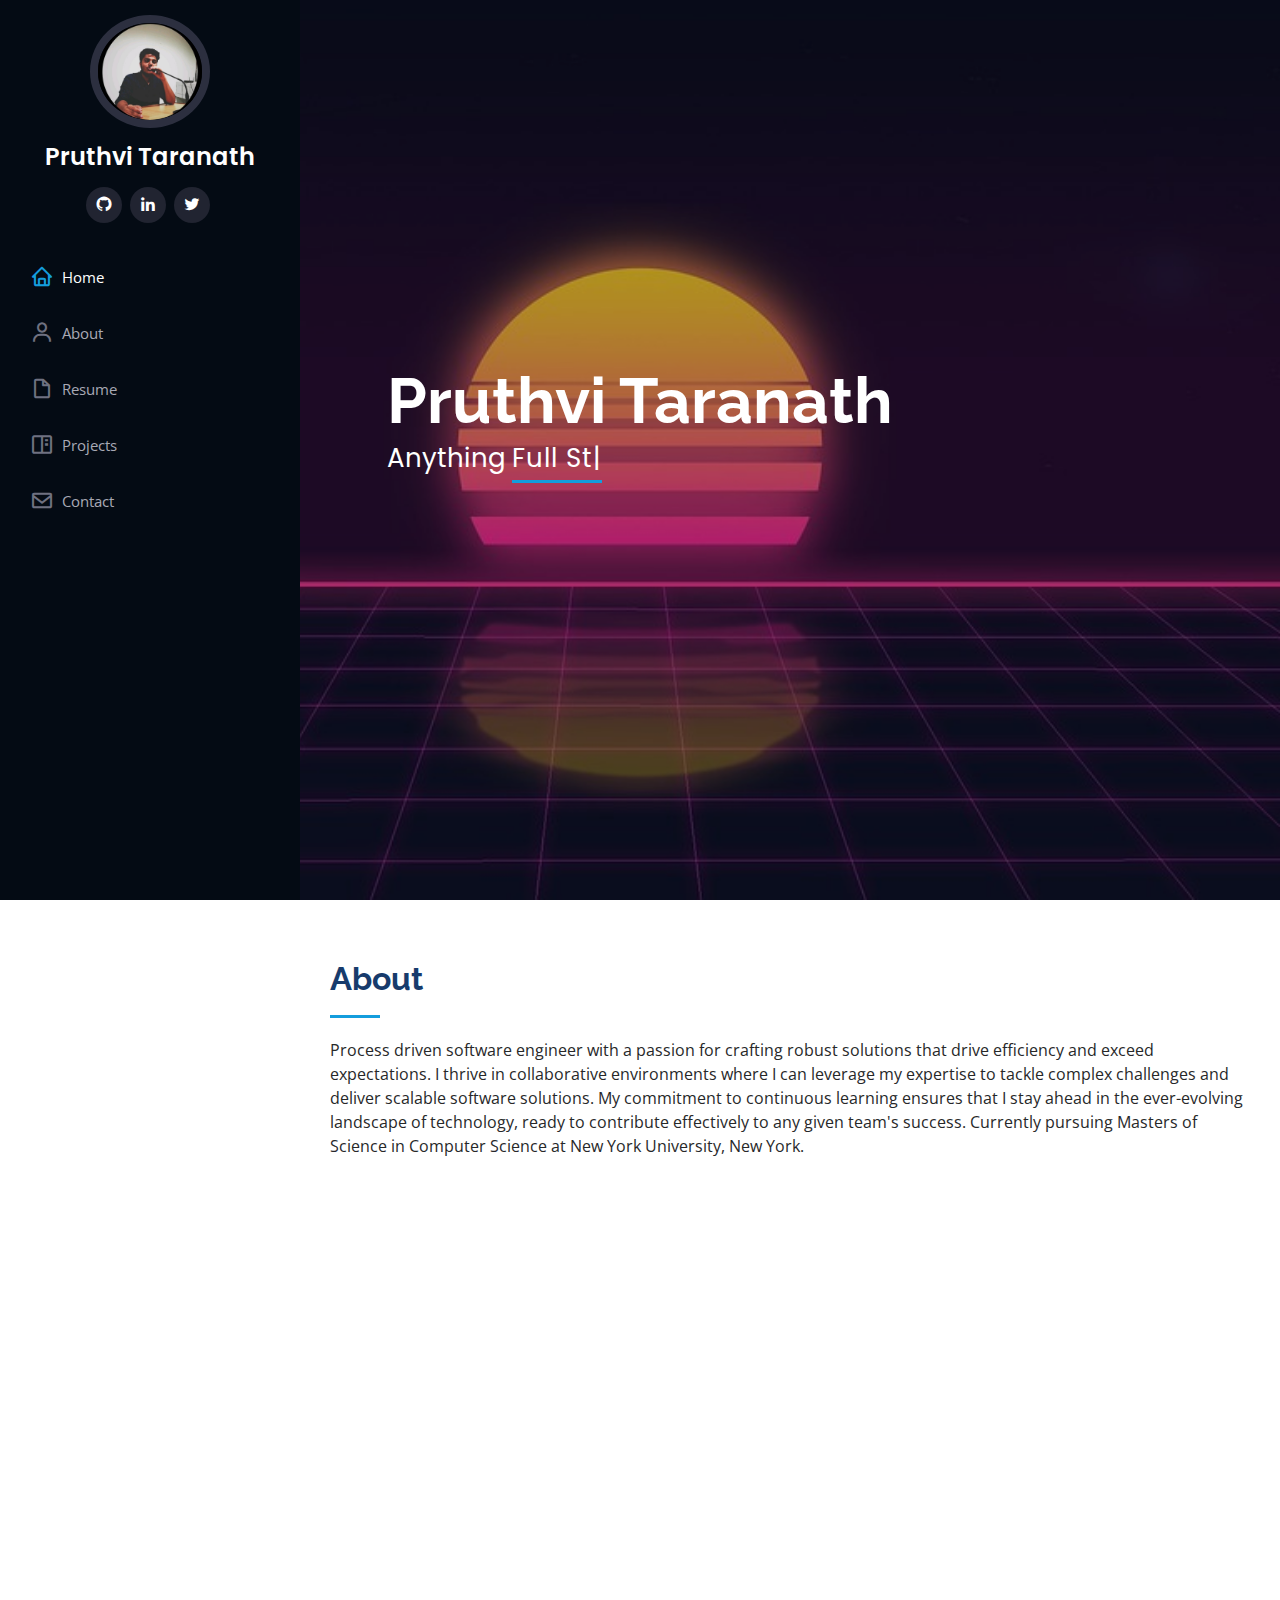
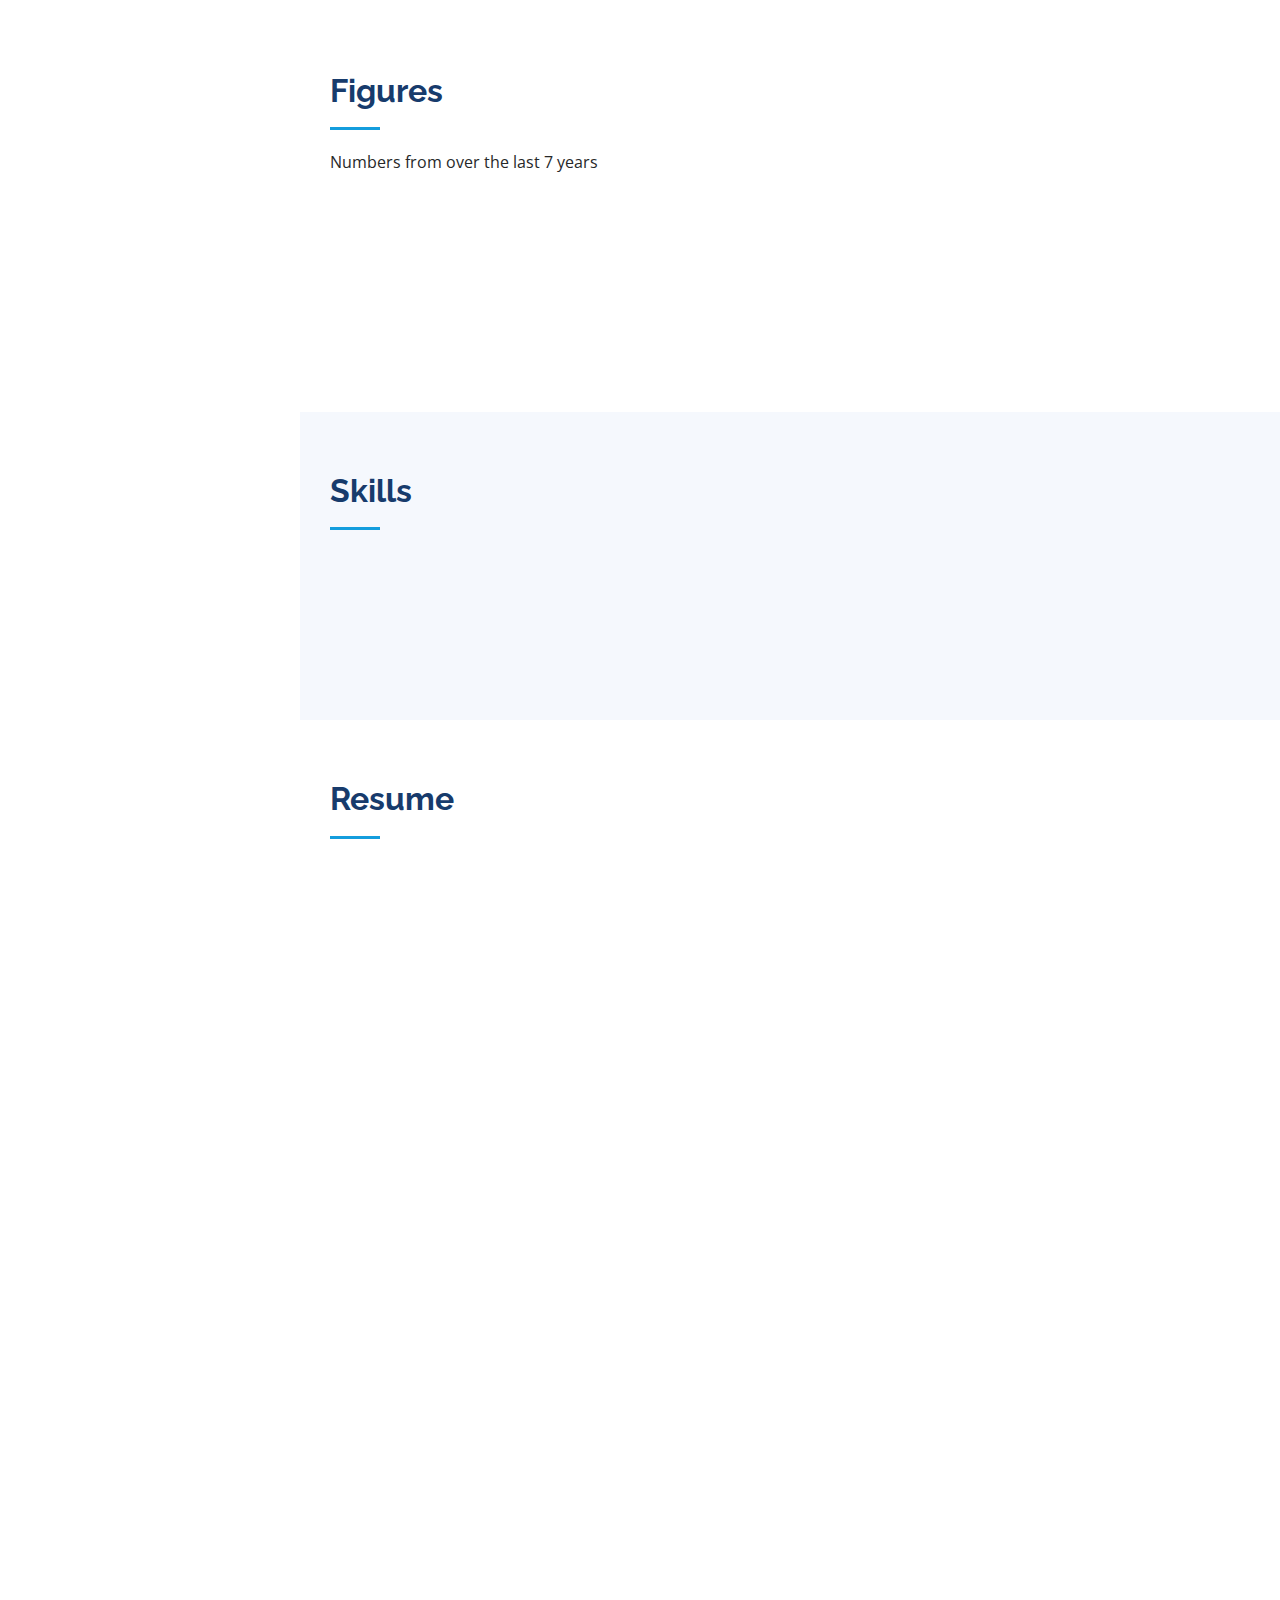
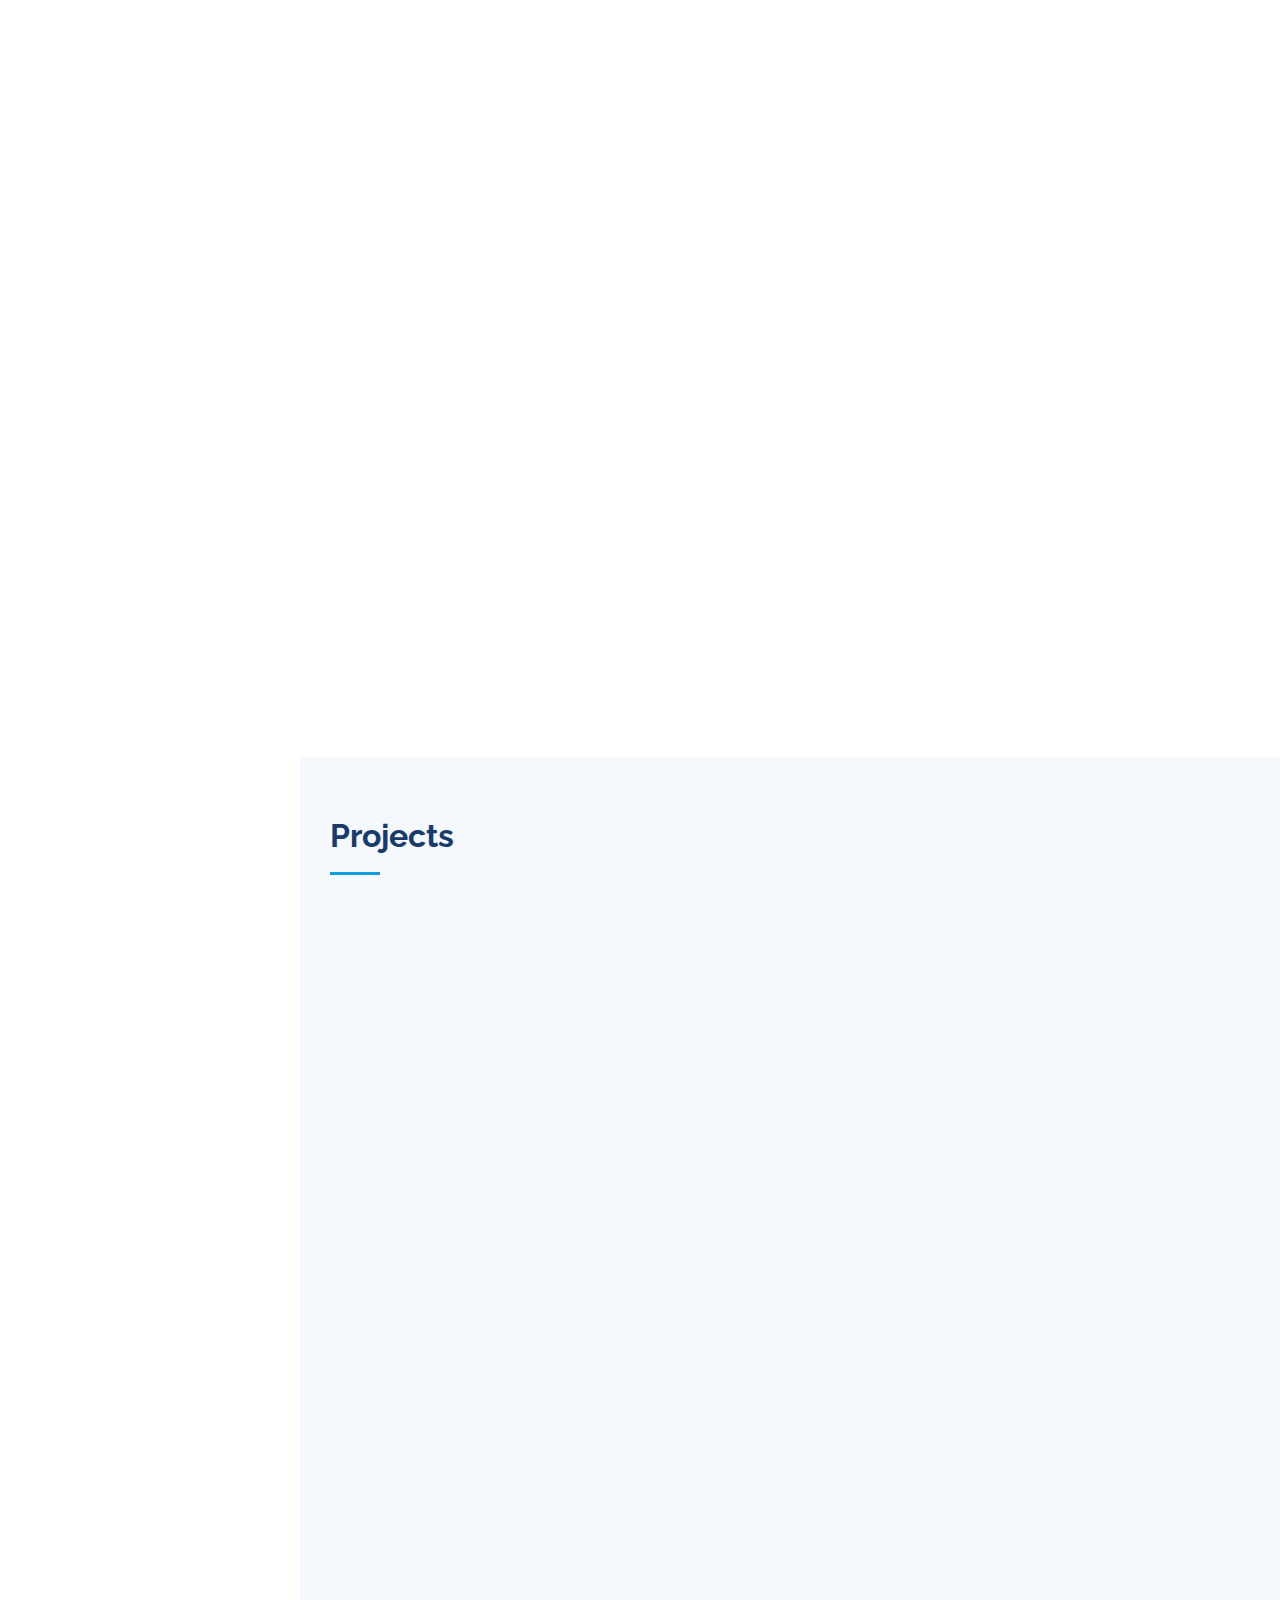
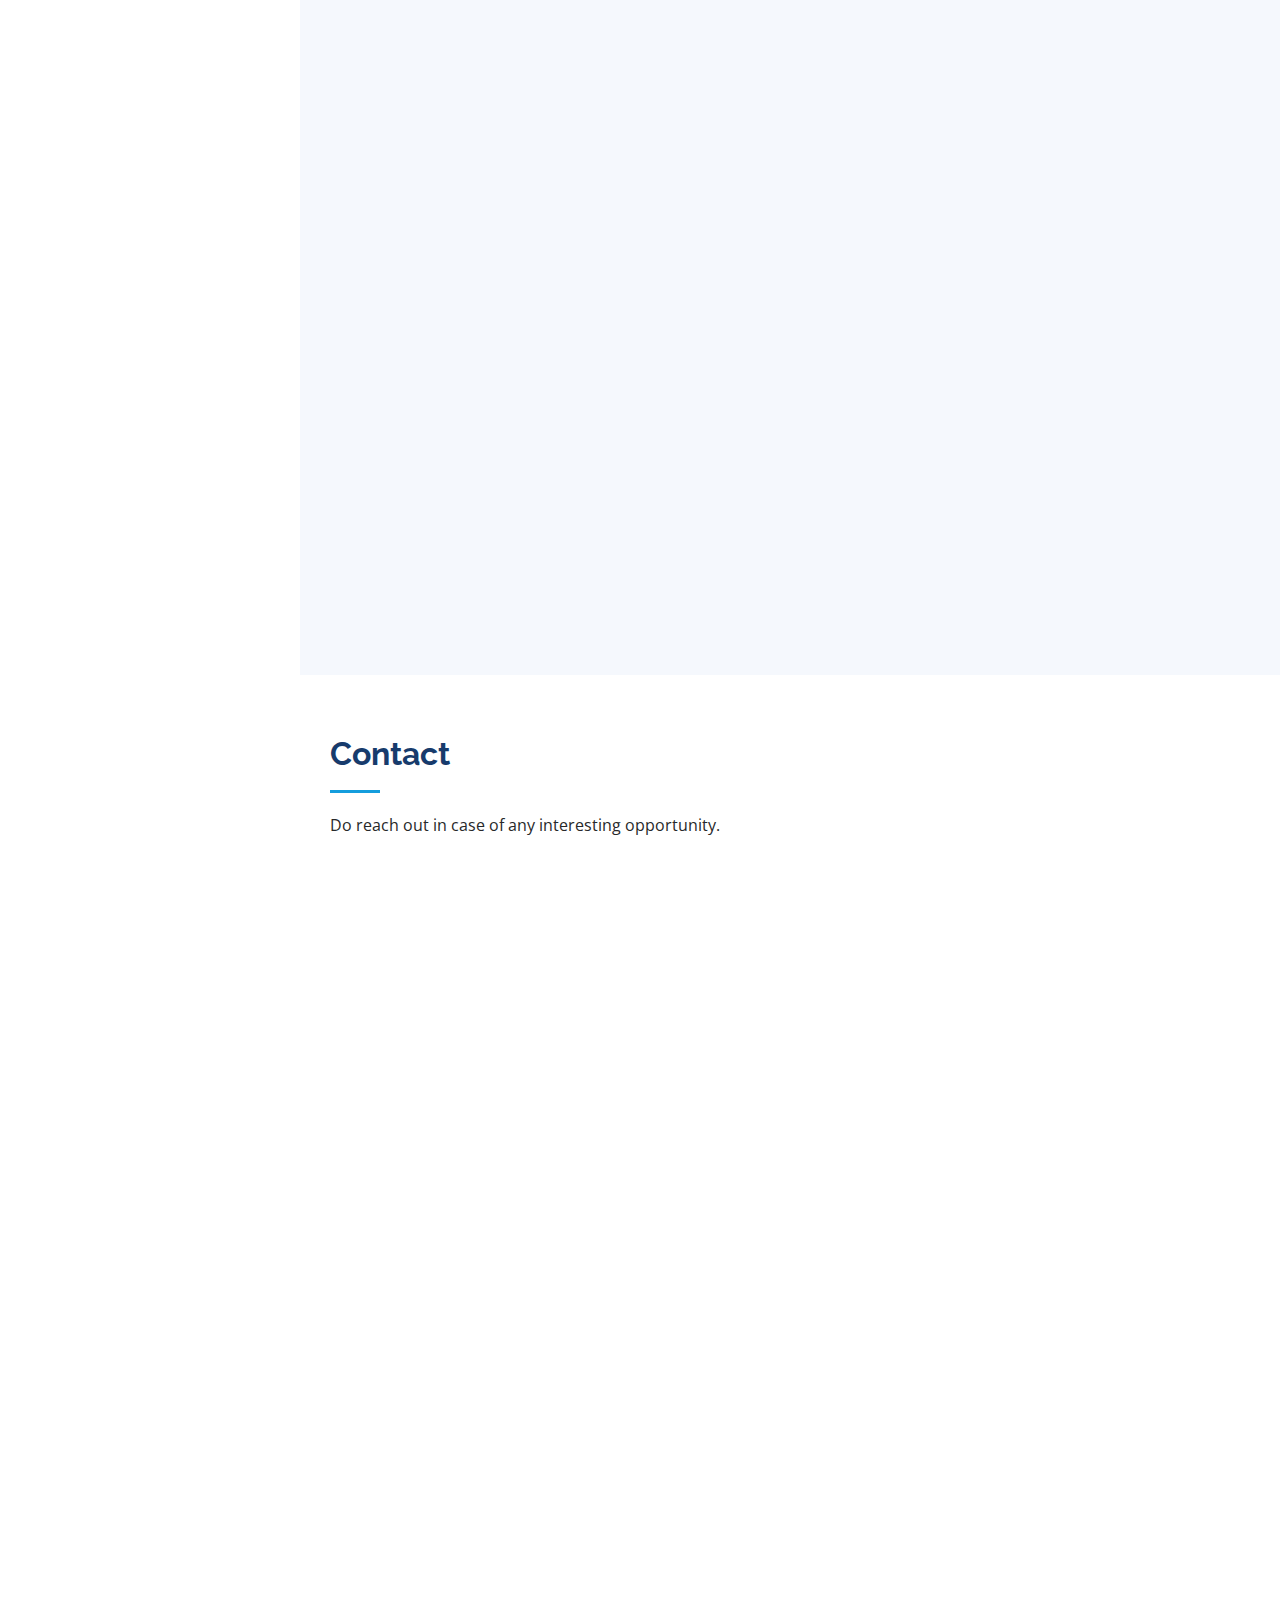
<file: index.html>
<!DOCTYPE html>
<html lang="en" xmlns="http://www.w3.org/1999/html">

<head>
  <meta charset="utf-8">
  <meta content="width=device-width, initial-scale=1.0" name="viewport">

  <title>Pruthvi Taranath</title>
  <meta content="" name="description">
  <meta content="" name="keywords">

  <!-- Favicons -->
  <link href="assets/img/favicon.png" rel="icon">
  <link href="assets/img/apple-touch-icon.png" rel="apple-touch-icon">

  <!-- Google Fonts -->
  <link href="https://fonts.googleapis.com/css?family=Open+Sans:300,300i,400,400i,600,600i,700,700i|Raleway:300,300i,400,400i,500,500i,600,600i,700,700i|Poppins:300,300i,400,400i,500,500i,600,600i,700,700i" rel="stylesheet">

  <!-- Vendor CSS Files -->
  <link href="assets/vendor/aos/aos.css" rel="stylesheet">
  <link href="assets/vendor/bootstrap/css/bootstrap.min.css" rel="stylesheet">
  <link href="assets/vendor/bootstrap-icons/bootstrap-icons.css" rel="stylesheet">
  <link href="assets/vendor/boxicons/css/boxicons.min.css" rel="stylesheet">
  <link href="assets/vendor/glightbox/css/glightbox.min.css" rel="stylesheet">
  <link href="assets/vendor/swiper/swiper-bundle.min.css" rel="stylesheet">
  <link href="assets/vendor/icofont/icofont.min.css" rel="stylesheet">

  <!-- Template Main CSS File -->
  <link href="assets/css/style.css" rel="stylesheet">

  <!-- =======================================================
  * Template Name: iPortfolio
  * Template URL: https://bootstrapmade.com/iportfolio-bootstrap-portfolio-websites-template/
  * Updated: Mar 17 2024 with Bootstrap v5.3.3
  * Author: BootstrapMade.com
  * License: https://bootstrapmade.com/license/
  ======================================================== -->
</head>

<body>

  <!-- ======= Mobile nav toggle button ======= -->
  <i class="bi bi-list mobile-nav-toggle d-xl-none"></i>

  <!-- ======= Header ======= -->
  <header id="header">
    <div class="d-flex flex-column">

      <div class="profile">
        <img src="assets/img/profile_pic2.jpg" alt="" class="img-fluid rounded-circle">
        <h1 class="text-light"><a href="index.html">Pruthvi Taranath</a></h1>
        <div class="social-links mt-3 text-center">
          <a href="https://github.com/pruthvitaranath" class="github"><i class="bx bxl-github"></i></a>
          <a href="https://www.linkedin.com/in/pruthvi-taranath-b51548155/" class="linkedin"><i class="bx bxl-linkedin"></i></a>
          <a href="https://twitter.com/mpruthvitar" class="twitter"><i class="bx bxl-twitter"></i></a>
        </div>
      </div>

      <nav id="navbar" class="nav-menu navbar">
        <ul>
          <li><a href="#hero" class="nav-link scrollto active"><i class="bx bx-home"></i> <span>Home</span></a></li>
          <li><a href="#about" class="nav-link scrollto"><i class="bx bx-user"></i> <span>About</span></a></li>
          <li><a href="#resume" class="nav-link scrollto"><i class="bx bx-file-blank"></i> <span>Resume</span></a></li>
          <li><a href="#portfolio" class="nav-link scrollto"><i class="bx bx-book-content"></i> <span>Projects</span></a></li>
          <!--<li><a href="#services" class="nav-link scrollto"><i class="bx bx-server"></i> <span>Services</span></a></li>-->
          <li><a href="#contact" class="nav-link scrollto"><i class="bx bx-envelope"></i> <span>Contact</span></a></li>
        </ul>
      </nav><!-- .nav-menu -->
    </div>
  </header><!-- End Header -->

  <!-- ======= Hero Section ======= -->
  <section id="hero" class="d-flex flex-column justify-content-center align-items-center">
    <div class="hero-container" data-aos="fade-in">
      <h1>Pruthvi Taranath</h1>
      <p>Anything <span class="typed" data-typed-items=" Full Stack Software Development, Blockchain Technology, Natural Language Processing"></span></p>
    </div>
  </section><!-- End Hero -->

  <main id="main">

    <!-- ======= About Section ======= -->
    <section id="about" class="about">
      <div class="container">

        <div class="section-title">
          <h2>About</h2>
          <p>
            Process driven software engineer with a passion for crafting robust solutions that drive efficiency and exceed expectations.
            I thrive in collaborative environments where I can leverage my expertise to tackle complex challenges and deliver scalable software solutions.
            My commitment to continuous learning ensures that I stay ahead in the ever-evolving landscape of technology, ready to contribute effectively to any given team's success.
            Currently pursuing Masters of Science in Computer Science at New York University, New York.
          </p>
        </div>

        <div class="row">
          <!--<div class="col-lg-4" data-aos="fade-right">
            <img src="assets/img/profile_pic2.jpg" class="img-fluid" alt="">
          </div>-->
          <div class="col-lg-8 pt-4 pt-lg-0 content" data-aos="fade-left">
            <h3>Software Development Engineer</h3>
            <p class="fst-italic">
            </p>
            <div class="row">
              <div class="col-lg-6">
                <ul>
                  <li><i class="bi bi-chevron-right"></i> <strong>Birthday:</strong> <span>22 Aug 1999</span></li>
                  <li><i class="bi bi-chevron-right"></i> <strong>Phone:</strong> <span>+91 8310112810</span></li>
                  <li><i class="bi bi-chevron-right"></i> <strong>City:</strong> <span>New York, USA</span></li>
                </ul>
              </div>
              <div class="col-lg-6">
                <ul>
                  <li><i class="bi bi-chevron-right"></i> <strong>Age:</strong> <span>24</span></li>
                  <li><i class="bi bi-chevron-right"></i> <strong>Degree:</strong> <span>Pursuing MS CS at NYU</span></li>
                  <li><i class="bi bi-chevron-right"></i> <strong>Email:</strong> <span>taranathpruthvi@gmail.com</span></li>
                </ul>
              </div>
            </div>
            <p>Industry Experience : Previously worked with <b>Deutsche Bank</b> for three years as a
              <b>Software Development Engineer</b> and interned with
              <b>General Electric Healthcare.</b></p>
            <br>
            <p>Research Experience: Undertook research roles as a <b>Machine Learning Researcher</b> at the <b>Alan Turing Institute,
              UK</b> and as a <b>Blockchain Researcher</b> at the <b>Indian Institute of Science, Bangalore, India.</b>
            </p>
          </div>
        </div>

      </div>
    </section><!-- End About Section -->

    <!-- ======= Facts Section ======= -->
    <section id="facts" class="facts">
      <div class="container">

        <div class="section-title">
          <h2>Figures</h2>
          <p>Numbers from over the last 7 years</p>
        </div>

        <div class="row no-gutters">

          <div class="col-lg-3 col-md-6 d-md-flex align-items-md-stretch" data-aos="fade-up">
            <div class="count-box">
              <i class="icofont-document-folder"></i>
              <span data-purecounter-start="0" data-purecounter-end="3" data-purecounter-duration="1" class="purecounter"></span>
              <p><strong>Years</strong> of Work Experience</p>
            </div>
          </div>

          <div class="col-lg-3 col-md-6 d-md-flex align-items-md-stretch" data-aos="fade-up" data-aos-delay="100">
            <div class="count-box">
              <i class="icofont-certificate-alt-1"></i>
              <span data-purecounter-start="0" data-purecounter-end="2" data-purecounter-duration="1" class="purecounter"></span>
              <p><strong>Research</strong> publications</p>
            </div>
          </div>

          <div class="col-lg-3 col-md-6 d-md-flex align-items-md-stretch" data-aos="fade-up" data-aos-delay="200">
            <div class="count-box">
              <i class="icofont-document-folder"></i>
              <span data-purecounter-start="0" data-purecounter-end="3" data-purecounter-duration="1" class="purecounter"></span>
              <p><strong>Industrial and Research </strong> Internships</p>
            </div>
          </div>

          <div class="col-lg-3 col-md-6 d-md-flex align-items-md-stretch" data-aos="fade-up" data-aos-delay="300">
            <div class="count-box">
              <i class="icofont-trophy"></i>
              <span data-purecounter-start="0" data-purecounter-end="5" data-purecounter-duration="1" class="purecounter"></span>
              <p><strong>Awards</strong> and Fellowships</p>
            </div>
          </div>

        </div>

      </div>
    </section><!-- End Facts Section -->

    <!-- ======= Skills Section ======= -->
    <section id="skills" class="skills section-bg">
      <div class="container">

        <div class="section-title">
          <h2>Skills</h2>
        </div>

        <div class="row skills-content">

          <div class="col-lg-12" data-aos="fade-up">
            <p><strong>Programming Languages: </strong>JAVA, C++, C, Python, Angular, HTML, CSS, SQL, Solidity</p>
            <p><strong>Tools/Frameworks: </strong>Flask, Django, Git, Google Cloud Platfom (GCP), Terraform, PyTorch, REST API, Android Studio</p>
          </div>

        </div>
      </div>
    </section><!-- End Skills Section -->

    <!-- ======= Resume Section ======= -->
    <section id="resume" class="resume">
      <div class="container">

        <div class="section-title">
          <h2>Resume</h2>
          <!--<p>Last upated on 11th April 2024</p>-->
        </div>

        <div class="row">
          <div class="col-lg-6" data-aos="fade-up">

            <h3 class="resume-title">Education</h3>
            <div class="resume-item">
              <h4>Master of Science, Computer Science</h4>
              <h5>2024 - 2026</h5>
              <p><em>New York University, New York</em></p>
              <p></p>
            </div>
            <div class="resume-item">
              <h4>Bachelor of Technology, Computer Science and Engineering</h4>
              <h5>2017 - 2021</h5>
              <p><em>National Institute of Technology, Warangal, India</em></p>
              <p><b>Hackathons</b>
                <ul>
                  <li>National Winner, Smart India Hackathon 2020, Government Of India</li>
                  <li>National Finalist, Microsoft CodeFunDo++ 2018</li>
                  <li>Second Runners Up, Microsoft CodeFunDo++ 2019</li>
                </ul>
              </p>
              <p>
                <b>Activities</b> - Big Data and Analytics Club, IEEE Student Body, Computer Science and Engineering Association
              </p>
            </div>
            <h3 class="resume-title">Research Experience</h3>
            <!--<div class="col-lg-6" data-aos="fade-up" data-aos-delay="100">-->
              <div class="resume-item">
                <h4>Machine Learning Researcher, Alan Turing Institute, UK</h4>
                <h5>Dec 2020 - Jun 2021</h5>
                <p><em>Remote Intern</em></p>
                <p>
                  <ul>
                    <li>Conducted research to analyze customer perceptions of traditional financial institutions versus fintech companies.</li>
                <li>Applied topic modeling (Latent Dirichlet Allocation) to understand topic-sentiment associations and trained a transformer machine learning model for sentiment prediction.</li>
                  </ul>
                </p>
              </div>
            <div class="resume-item">
              <h4>Blockchain Researcher, Indian Institute of Science, Bangalore</h4>
              <h5>May 2019 - Jul 2019</h5>
              <p>
              <ul>
                <li>Leveraged blockchain technology to improve the efficiency, transparency, and reliability of international trade finance.</li>
                <li>Replaced critical trade documents with smart contracts built using Solidity.</li>
              </ul>
              </p>
            </div>
          </div>
          <div class="col-lg-6" data-aos="fade-up" data-aos-delay="100">
            <h3 class="resume-title">Professional Experience</h3>
            <div class="resume-item">
              <h4>Associate, Deutsche Bank</h4>
              <h5>Oct 2023 - Present</h5>
              <p><em>Bangalore, India</em></p>
              <ul>
                <li>Worked on the decommissioning of a legacy application that managed interest rate derivatives trades, projecting 2.1 million euros YoY in cost savings for the bank.</li>
                <li>Received an early promotion for being a top 30% performer globally among analysts across all divisions in the bank.</li>
              </ul>
            </div>
            <div class="resume-item">
              <h4>Technology Analyst, Deutsche Bank</h4>
              <h5>Jul 2021 - Sept 2023</h5>
              <p><em>Bangalore, India</em></p>
              <ul>
                <li>Led the migration of a packaged retail and insurance-based product application from fabric to Google Cloud Platform</li>
                <li>Implemented BDD (Behavior Driven Development) testing framework, resulting in a 90% reduction in manual test efforts.</li>
                <li>Augmented backend with a new operational workflow and built a scalable Angular-based UI using reusable components.</li>
              </ul>
            </div>
            <div class="resume-item">
              <h4>Summer Intern, General Electric Healthcare</h4>
              <h5>Jul 2021 - Sept 2023</h5>
              <p><em>Bangalore, India</em></p>
              <ul>
                <li>Developed an Android application for offline authentication of GE field engineers using digital certificates and signatures</li>
                <li>Implemented contactless file transfer (GE’s licenses) using Bluetooth and NFC to internet-disconnected GE medical devices</li>
              </ul>
            </div>
            <h3 class="resume-title">Publications</h3>
            <div class="resume-item">
              <ul>
                <li><b>Deep Neural Networks for Dynamic Attribute based Encryption in IoT-Fog Environment</b>, ICC 2022 - IEEE International Conference on Communications, Seoul, Korea, Republic of, 2022</li>
                <li><b>Behavioural Data Science in Financial Services</b> in The Cambridge Handbook of Behavioural Data Science edited by Ganna Pogrebna, Thomas Hills. Published by Cambridge University Press in 2023.</li>
              </ul>
            </div>
        </div>

      </div>
    </section><!-- End Resume Section -->

    <!-- ======= Portfolio Section ======= -->
    <section id="portfolio" class="portfolio section-bg">
      <div class="container">

        <div class="section-title">
          <h2>Projects</h2>
          </div>

        <div class="row" data-aos="fade-up">
          <div class="col-lg-12 d-flex justify-content-center">
            <ul id="portfolio-flters">
              <li data-filter="*" class="filter-active">All</li>
              <li data-filter=".filter-ml">Machine Learning</li>
              <li data-filter=".filter-blockchain">Blockchain</li>
              <li data-filter=".filter-other">Other</li>
            </ul>
          </div>
        </div>

        <div class="row portfolio-container" data-aos="fade-up" data-aos-delay="100">

          <!--
          <div class="col-lg-4 col-md-6 portfolio-item filter-app">
            <div class="portfolio-wrap">
              <img src="assets/img/portfolio/nlp/nlp.png" class="img-fluid" alt="" style="height:300px; width:400px" class="center">
              <div class="portfolio-links">
                <a href="assets/img/portfolio/nlp/nlp.png" data-gallery="portfolioGallery" class="portfolio-lightbox" title=""><i class="bx bx-plus"></i></a>
                <a href="iisc.html" title="More Details"><i class="bx bx-link"></i></a>
              </div>
              <div class="project-text"><p>Application of Smart Contract in International Trade</p></div>
            </div>
          </div>
          -->

          <div class="col-lg-4 col-md-6 portfolio-item filter-blockchain">
            <div class="portfolio-wrap">
              <img src="assets/img/portfolio/iisc/iisc.png" class="img-fluid" alt="" style="height:300px; width:400px" class="center">
              <div class="portfolio-links">
                <a href="iisc.html" title="More Details"><i class="bx bx-link"></i></a>
              </div>
              <div class="project-text"><p>Blockchain Technology in International Trade Finance</p></div>
              <br>
            </div>
          </div>

          <div class="col-lg-4 col-md-6 portfolio-item filter-ml">
            <div class="portfolio-wrap">
              <img src="assets/img/portfolio/nlp/nlp.png" class="img-fluid" alt="" style="height:300px; width:400px" class="center">
              <div class="portfolio-links">
                <a href="nlp.html" title="More Details"><i class="bx bx-link"></i></a>
              </div>
              <div class="project-text"><p>Understanding sentiment in Financial and
                Fintech Context using NLP and
                Predictive Modelling</p></div>
            </div>
          </div>

          <div class="col-lg-4 col-md-6 portfolio-item filter-ml">
            <div class="portfolio-wrap">
              <img src="assets/img/portfolio/fog/fog.png" class="img-fluid" alt="" style="height:300px; width:400px" class="center">
              <div class="portfolio-links">
                <a href="fog.html" title="More Details"><i class="bx bx-link"></i></a>
              </div>
              <div class="project-text"><p>Deep Neural Networks for Dynamic Attribute based
                Encryption in IoT-Fog Environment</p></div>
            </div>
          </div>

          <div class="col-lg-4 col-md-6 portfolio-item filter-other">
            <div class="portfolio-wrap">
              <img src="assets/img/portfolio/brahmastra/brahmastra_intro.jpg" class="img-fluid" alt="" style="height:300px; width:400px" class="center">
              <div class="portfolio-links">
                <a href="natural_disaster_management.html" title="More Details"><i class="bx bx-link"></i></a>
              </div>
              <div class="project-text"><p>Natural Disaster Management Solution For Low-connectivity Regions.</p></div>
            </div>
          </div>

          <div class="col-lg-4 col-md-6 portfolio-item filter-other">
            <div class="portfolio-wrap">
              <img src="assets/img/portfolio/satya/satya.png" class="img-fluid" alt="" style="height:300px; width:400px" class="center">
              <div class="portfolio-links">
                <a href="justice_restoration.html" title="More Details"><i class="bx bx-link"></i></a>
              </div>
              <div class="project-text"><p>Digital Solution To Combat Bribery and Justice Restoration System</p></div>
            </div>
          </div>

          <div class="col-lg-4 col-md-6 portfolio-item filter-other">
            <div class="portfolio-wrap">
              <img src="assets/img/portfolio/padhoindia/padhoindia.png" class="img-fluid" alt="" style="height:300px; width:400px" class="center">
              <div class="portfolio-links">
                <a href="padhoindia.html" title="More Details"><i class="bx bx-link"></i></a>
              </div>
              <div class="project-text"><p>Digital platform to connect schools in financial aid with individuals willing to donate</p></div>
            </div>
          </div>

          <div class="col-lg-4 col-md-6 portfolio-item filter-other">
            <div class="portfolio-wrap">
              <img src="assets/img/portfolio/saferoute/saferoute.png" class="img-fluid" alt="" style="height:300px; width:400px" class="center">
              <div class="portfolio-links">
                <a href="safe_route.html" title="More Details"><i class="bx bx-link"></i></a>
              </div>
              <div>
                Shortest and Safest Route Between 2 Points
              </div>
            </div>
          </div>
          <div class="col-lg-4 col-md-6 portfolio-item filter-blockchain">
              <div class="portfolio-wrap">
                <img src="assets/img/portfolio/evoting/evoting.png" class="img-fluid" alt="" style="height:300px; width:400px" class="center">
                <div class="portfolio-links">
                  <a href="evoting.html" title="More Details"><i class="bx bx-link"></i></a>
                </div>
                <div>
                  E-Voting system using Blockchain Technology
                </div>
              </div>
          </div>

          <div class="col-lg-4 col-md-6 portfolio-item filter-ml">
            <div class="portfolio-wrap">
              <img src="assets/img/portfolio/fer/fer.png" class="img-fluid" alt="" style="height:300px; width:400px" class="center">
              <div class="portfolio-links">
                <a href="fer.html" title="More Details"><i class="bx bx-link"></i></a>
              </div>
              <div>
                FER: Facial Emotion Recognition using CNN
              </div>
            </div>
          </div>
        </div>
      </div>

    </section><!-- End Portfolio Section -->
    <!-- ======= Contact Section ======= -->
    <section id="contact" class="contact">
      <div class="container">

        <div class="section-title">
          <h2>Contact</h2>
          <p>Do reach out in case of any interesting opportunity.</p>
        </div>

        <div class="row" data-aos="fade-in">

          <div class="col-lg-5 d-flex align-items-stretch">
            <div class="info">
              <div class="address">
                <i class="bi bi-geo-alt"></i>
                <h4>Location:</h4>
                <p>5 MetroTech Center, Brooklyn, NY 11201</p>
              </div>

              <div class="email">
                <i class="bi bi-envelope"></i>
                <h4>Email:</h4>
                <p>taranathpruthvi@gmail.com</p>
              </div>

              <div class="phone">
                <i class="bi bi-phone"></i>
                <h4>Call:</h4>
                <p>+91-8310112810</p>
              </div>
              <iframe src="https://www.google.com/maps/embed?pb=!1m18!1m12!1m3!1d1235.6713421925397!2d-73.98589455795033!3d40.69476983529006!2m3!1f0!2f0!3f0!3m2!1i1024!2i768!4f13.1!3m3!1m2!1s0x89c25a4af404c401%3A0x74ce04364c1f81fa!2s5%20MetroTech%20Center%2C%20Brooklyn%2C%20NY%2011201%2C%20USA!5e0!3m2!1sen!2sin!4v1715164519195!5m2!1sen!2sin" frameborder="0" style="border:0; width: 100%; height: 290px;" allowfullscreen></iframe>
            </div>

          </div>

          <div class="col-lg-7 mt-5 mt-lg-0 d-flex align-items-stretch">
            <form action="forms/contact.php" method="post" role="form" class="php-email-form">
              <div class="row">
                <div class="form-group col-md-6">
                  <label for="name">Your Name</label>
                  <input type="text" name="name" class="form-control" id="name" required>
                </div>
                <div class="form-group col-md-6">
                  <label for="name">Your Email</label>
                  <input type="email" class="form-control" name="email" id="email" required>
                </div>
              </div>
              <div class="form-group">
                <label for="name">Subject</label>
                <input type="text" class="form-control" name="subject" id="subject" required>
              </div>
              <div class="form-group">
                <label for="name">Message</label>
                <textarea class="form-control" name="message" rows="10" required></textarea>
              </div>
              <div class="my-3">
                <div class="loading">Loading</div>
                <div class="error-message"></div>
                <div class="sent-message">Your message has been sent. Thank you!</div>
              </div>
              <div class="text-center"><button type="submit">Send Message</button></div>
            </form>
          </div>

        </div>

      </div>
    </section><!-- End Contact Section -->

  </main><!-- End #main -->

  <!-- ======= Footer ======= -->
  <footer id="footer">
    <div class="container">
      <div class="copyright">
      </div>
      <div class="credits">
        <!-- All the links in the footer should remain intact. -->
        <!-- You can delete the links only if you purchased the pro version. -->
        <!-- Licensing information: https://bootstrapmade.com/license/ -->
        <!-- Purchase the pro version with working PHP/AJAX contact form: https://bootstrapmade.com/iportfolio-bootstrap-portfolio-websites-template/ -->
      </div>
    </div>
  </footer><!-- End  Footer -->

  <a href="#" class="back-to-top d-flex align-items-center justify-content-center"><i class="bi bi-arrow-up-short"></i></a>

  <!-- Vendor JS Files -->
  <script src="assets/vendor/purecounter/purecounter_vanilla.js"></script>
  <script src="assets/vendor/aos/aos.js"></script>
  <script src="assets/vendor/bootstrap/js/bootstrap.bundle.min.js"></script>
  <script src="assets/vendor/glightbox/js/glightbox.min.js"></script>
  <script src="assets/vendor/isotope-layout/isotope.pkgd.min.js"></script>
  <script src="assets/vendor/swiper/swiper-bundle.min.js"></script>
  <script src="assets/vendor/typed.js/typed.umd.js"></script>
  <script src="assets/vendor/waypoints/noframework.waypoints.js"></script>
  <script src="assets/vendor/php-email-form/validate.js"></script>

  <!-- Template Main JS File -->
  <script src="assets/js/main.js"></script>

</body>

</html>
</file>
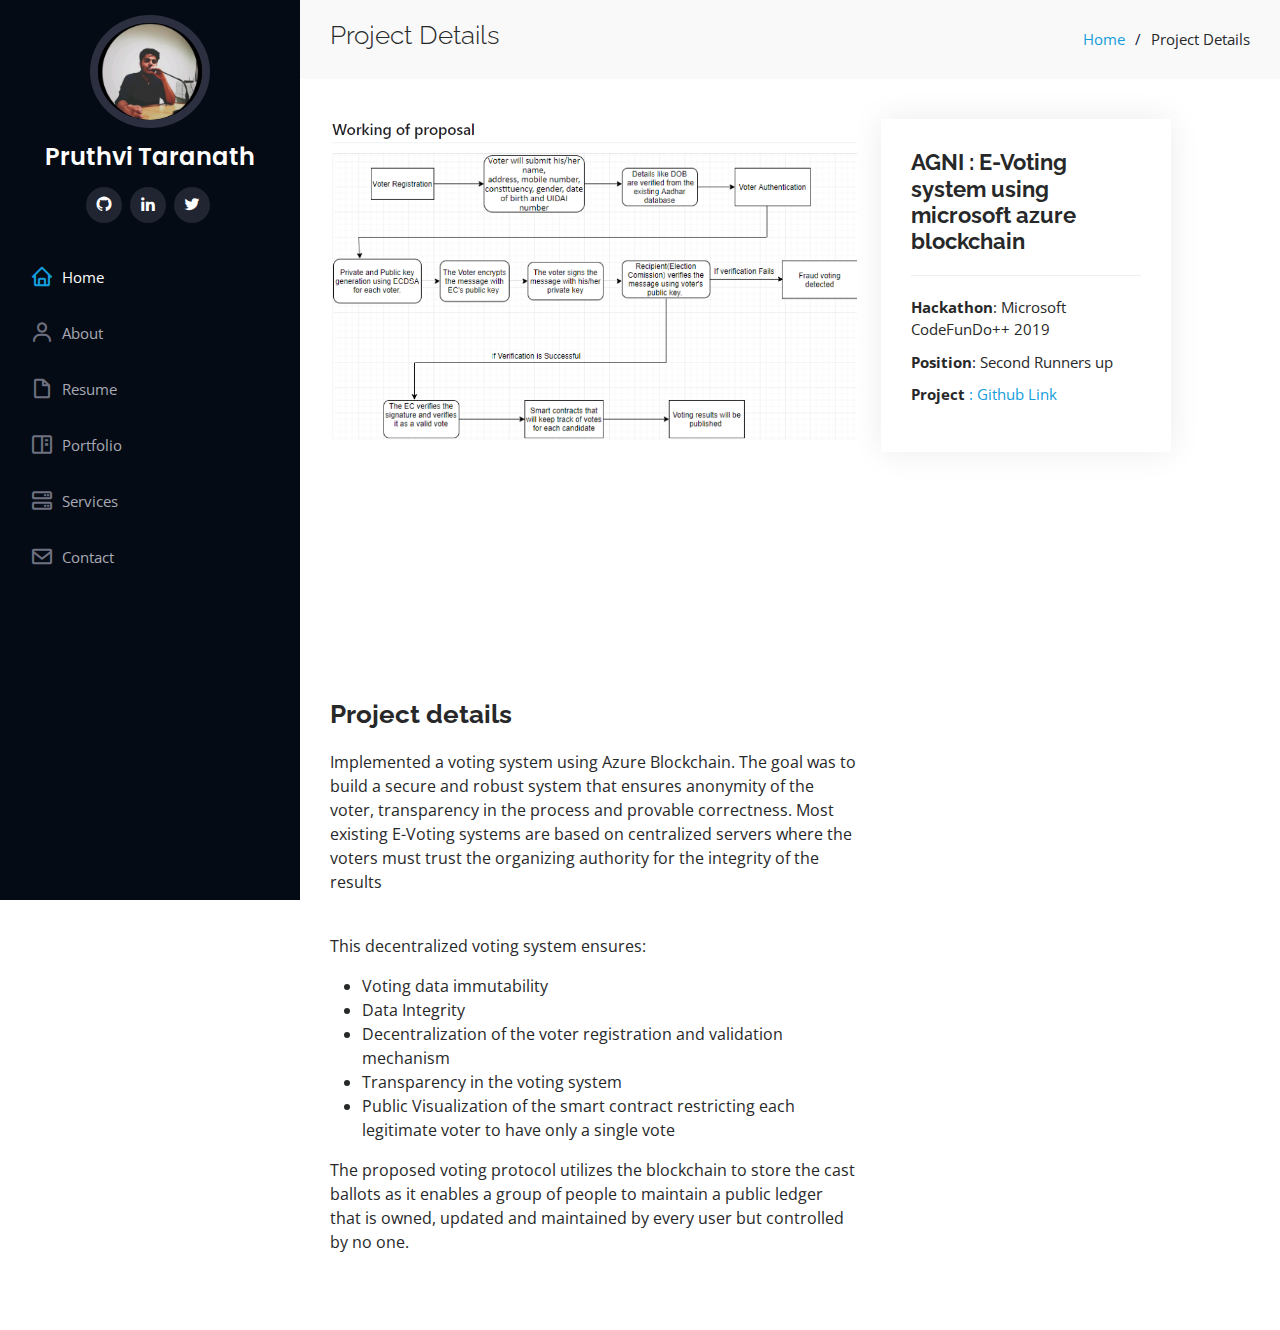
<file: evoting.html>
<!DOCTYPE html>
<html lang="en">

<head>
  <meta charset="utf-8">
  <meta content="width=device-width, initial-scale=1.0" name="viewport">

  <title>Evoting</title>
  <meta content="" name="description">
  <meta content="" name="keywords">

  <!-- Favicons -->
  <link href="assets/img/favicon.png" rel="icon">
  <link href="assets/img/apple-touch-icon.png" rel="apple-touch-icon">

  <!-- Google Fonts -->
  <link href="https://fonts.googleapis.com/css?family=Open+Sans:300,300i,400,400i,600,600i,700,700i|Raleway:300,300i,400,400i,500,500i,600,600i,700,700i|Poppins:300,300i,400,400i,500,500i,600,600i,700,700i" rel="stylesheet">

  <!-- Vendor CSS Files -->
  <link href="assets/vendor/aos/aos.css" rel="stylesheet">
  <link href="assets/vendor/bootstrap/css/bootstrap.min.css" rel="stylesheet">
  <link href="assets/vendor/bootstrap-icons/bootstrap-icons.css" rel="stylesheet">
  <link href="assets/vendor/boxicons/css/boxicons.min.css" rel="stylesheet">
  <link href="assets/vendor/glightbox/css/glightbox.min.css" rel="stylesheet">
  <link href="assets/vendor/swiper/swiper-bundle.min.css" rel="stylesheet">

  <!-- Template Main CSS File -->
  <link href="assets/css/style.css" rel="stylesheet">

  <!-- =======================================================
  * Template Name: iPortfolio
  * Template URL: https://bootstrapmade.com/iportfolio-bootstrap-portfolio-websites-template/
  * Updated: Mar 17 2024 with Bootstrap v5.3.3
  * Author: BootstrapMade.com
  * License: https://bootstrapmade.com/license/
  ======================================================== -->
</head>

<body>

<!-- ======= Mobile nav toggle button ======= -->
<i class="bi bi-list mobile-nav-toggle d-xl-none"></i>

<!-- ======= Header ======= -->
<header id="header">
  <div class="d-flex flex-column">

    <div class="profile">
      <img src="assets/img/profile_pic2.jpg" alt="" class="img-fluid rounded-circle">
      <h1 class="text-light"><a href="index.html">Pruthvi Taranath</a></h1>
      <div class="social-links mt-3 text-center">
          <a href="https://github.com/pruthvitaranath" class="github"><i class="bx bxl-github"></i></a>
          <a href="https://www.linkedin.com/in/pruthvi-taranath-b51548155/" class="linkedin"><i class="bx bxl-linkedin"></i></a>
          <a href="https://twitter.com/mpruthvitar" class="twitter"><i class="bx bxl-twitter"></i></a>
      </div>
    </div>

    <nav id="navbar" class="nav-menu navbar">
      <ul>
        <li><a href="#hero" class="nav-link scrollto active"><i class="bx bx-home"></i> <span>Home</span></a></li>
        <li><a href="#about" class="nav-link scrollto"><i class="bx bx-user"></i> <span>About</span></a></li>
        <li><a href="#resume" class="nav-link scrollto"><i class="bx bx-file-blank"></i> <span>Resume</span></a></li>
        <li><a href="#portfolio" class="nav-link scrollto"><i class="bx bx-book-content"></i> <span>Portfolio</span></a></li>
        <li><a href="#services" class="nav-link scrollto"><i class="bx bx-server"></i> <span>Services</span></a></li>
        <li><a href="#contact" class="nav-link scrollto"><i class="bx bx-envelope"></i> <span>Contact</span></a></li>
      </ul>
    </nav><!-- .nav-menu -->
  </div>
</header><!-- End Header -->

<main id="main">

  <!-- ======= Breadcrumbs ======= -->
  <section id="breadcrumbs" class="breadcrumbs">
    <div class="container">

      <div class="d-flex justify-content-between align-items-center">
        <h2>Project Details</h2>
        <ol>
          <li><a href="index.html">Home</a></li>
          <li>Project Details</li>
        </ol>
      </div>

    </div>
  </section><!-- End Breadcrumbs -->

  <!-- ======= Portfolio Details Section ======= -->
  <section id="portfolio-details" class="portfolio-details">
    <div class="container">

      <div class="row gy-4">

        <div class="col-lg-7">
          <div class="portfolio-details-slider swiper">
            <div class="swiper-wrapper align-items-center">

              <div class="swiper-slide" style="height:550px; width:550px" class="center">
                <img src="assets/img/portfolio/evoting/e1.png" alt="">
              </div>

            </div>
            <div class="swiper-pagination"></div>
          </div>
          <div class="portfolio-description">
            <h2>Project details</h2>
            <p>Implemented a voting system using Azure Blockchain. The goal was to build a secure and robust system that ensures anonymity of the voter, transparency in the process and provable correctness.
              Most existing E-Voting systems are based on centralized servers where the voters must trust the organizing authority for the integrity of the results</p>
            <br>

            <p> This decentralized voting system  ensures:
              <ul>
            <li>Voting data immutability</li>
            <li>Data Integrity</li>
            <li>Decentralization of the voter registration and validation mechanism</li>
            <li>Transparency in the voting system</li>
            <li>Public Visualization of the smart contract restricting each legitimate voter to have only a single vote</li>
          </ul>
              The proposed voting protocol utilizes the blockchain to store the cast ballots as it enables a group of people to maintain a public ledger that is owned, updated and maintained by every user but controlled by no one.
            </p>
          </div>
        </div>

        <div class="col-lg-4">
          <div class="portfolio-info">
            <h3>AGNI : E-Voting system using microsoft azure blockchain</h3>
            <ul>
              <li><strong>Hackathon</strong>: Microsoft CodeFunDo++ 2019</li>
              <li><strong>Position</strong>: Second Runners up</li>
              <li><strong>Project </strong><a href="#" title="More Details">: Github Link</a></li>
            </ul>
          </div>
        </div>

      </div>

    </div>
  </section><!-- End Portfolio Details Section -->

</main><!-- End #main -->

<!-- ======= Footer ======= -->
<footer id="footer">
  <div class="container">
    <div class="copyright">
    </div>
    <div class="credits">
    </div>
  </div>
</footer><!-- End  Footer -->

<a href="#" class="back-to-top d-flex align-items-center justify-content-center"><i class="bi bi-arrow-up-short"></i></a>

<!-- Vendor JS Files -->
<script src="assets/vendor/purecounter/purecounter_vanilla.js"></script>
<script src="assets/vendor/aos/aos.js"></script>
<script src="assets/vendor/bootstrap/js/bootstrap.bundle.min.js"></script>
<script src="assets/vendor/glightbox/js/glightbox.min.js"></script>
<script src="assets/vendor/isotope-layout/isotope.pkgd.min.js"></script>
<script src="assets/vendor/swiper/swiper-bundle.min.js"></script>
<script src="assets/vendor/typed.js/typed.umd.js"></script>
<script src="assets/vendor/waypoints/noframework.waypoints.js"></script>
<script src="assets/vendor/php-email-form/validate.js"></script>

<!-- Template Main JS File -->
<script src="assets/js/main.js"></script>

</body>

</html>
</file>
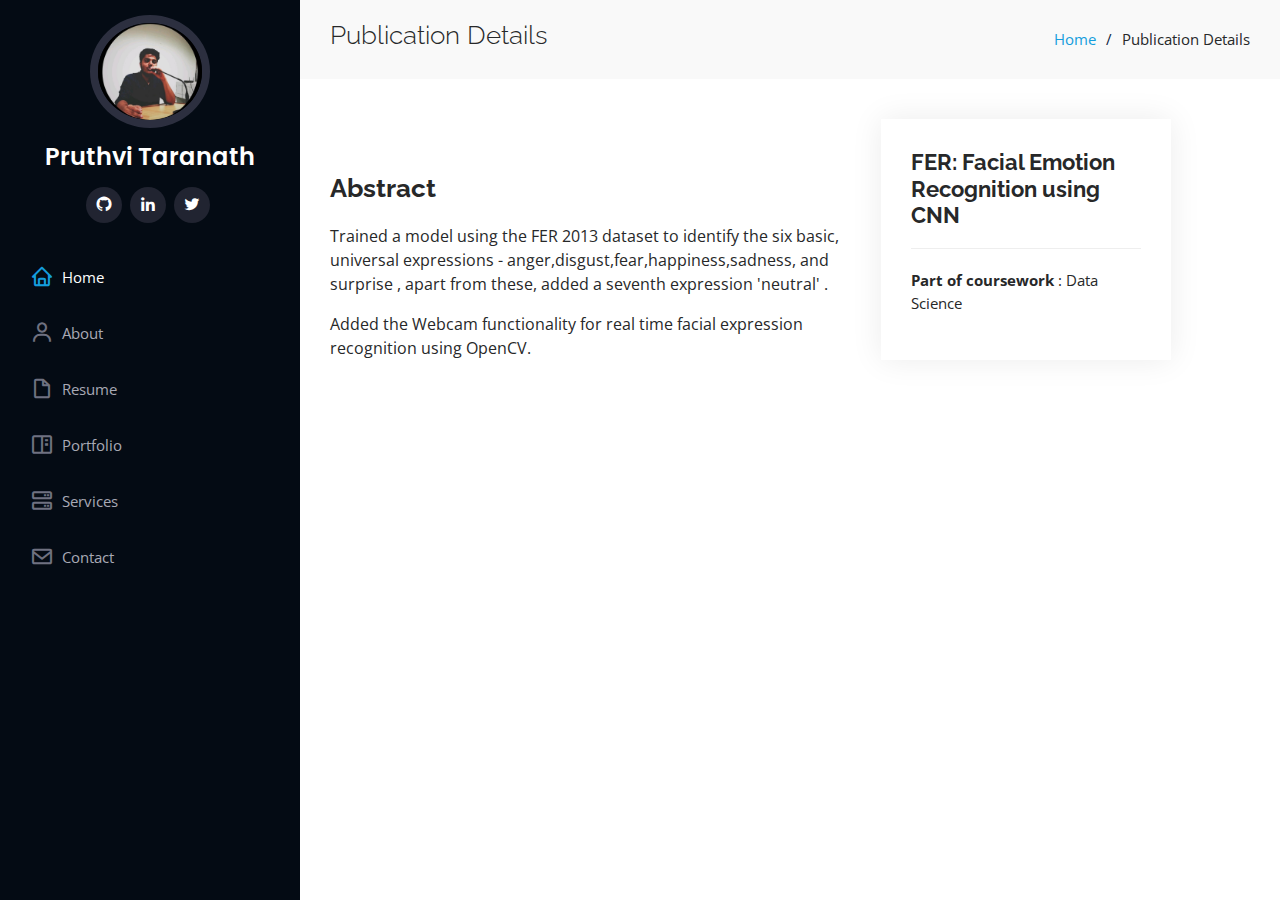
<file: fer.html>
<!DOCTYPE html>
<html lang="en">

<head>
  <meta charset="utf-8">
  <meta content="width=device-width, initial-scale=1.0" name="viewport">

  <title>Facial Emotion Recognition</title>
  <meta content="" name="description">
  <meta content="" name="keywords">

  <!-- Favicons -->
  <link href="assets/img/favicon.png" rel="icon">
  <link href="assets/img/apple-touch-icon.png" rel="apple-touch-icon">

  <!-- Google Fonts -->
  <link href="https://fonts.googleapis.com/css?family=Open+Sans:300,300i,400,400i,600,600i,700,700i|Raleway:300,300i,400,400i,500,500i,600,600i,700,700i|Poppins:300,300i,400,400i,500,500i,600,600i,700,700i" rel="stylesheet">

  <!-- Vendor CSS Files -->
  <link href="assets/vendor/aos/aos.css" rel="stylesheet">
  <link href="assets/vendor/bootstrap/css/bootstrap.min.css" rel="stylesheet">
  <link href="assets/vendor/bootstrap-icons/bootstrap-icons.css" rel="stylesheet">
  <link href="assets/vendor/boxicons/css/boxicons.min.css" rel="stylesheet">
  <link href="assets/vendor/glightbox/css/glightbox.min.css" rel="stylesheet">
  <link href="assets/vendor/swiper/swiper-bundle.min.css" rel="stylesheet">

  <!-- Template Main CSS File -->
  <link href="assets/css/style.css" rel="stylesheet">

  <!-- =======================================================
  * Template Name: iPortfolio
  * Template URL: https://bootstrapmade.com/iportfolio-bootstrap-portfolio-websites-template/
  * Updated: Mar 17 2024 with Bootstrap v5.3.3
  * Author: BootstrapMade.com
  * License: https://bootstrapmade.com/license/
  ======================================================== -->
</head>

<body>

<!-- ======= Mobile nav toggle button ======= -->
<i class="bi bi-list mobile-nav-toggle d-xl-none"></i>

<!-- ======= Header ======= -->
<header id="header">
  <div class="d-flex flex-column">

    <div class="profile">
      <img src="assets/img/profile_pic2.jpg" alt="" class="img-fluid rounded-circle">
      <h1 class="text-light"><a href="index.html">Pruthvi Taranath</a></h1>
      <div class="social-links mt-3 text-center">
          <a href="https://github.com/pruthvitaranath" class="github"><i class="bx bxl-github"></i></a>
          <a href="https://www.linkedin.com/in/pruthvi-taranath-b51548155/" class="linkedin"><i class="bx bxl-linkedin"></i></a>
          <a href="https://twitter.com/mpruthvitar" class="twitter"><i class="bx bxl-twitter"></i></a>
      </div>
    </div>

    <nav id="navbar" class="nav-menu navbar">
      <ul>
        <li><a href="#hero" class="nav-link scrollto active"><i class="bx bx-home"></i> <span>Home</span></a></li>
        <li><a href="#about" class="nav-link scrollto"><i class="bx bx-user"></i> <span>About</span></a></li>
        <li><a href="#resume" class="nav-link scrollto"><i class="bx bx-file-blank"></i> <span>Resume</span></a></li>
        <li><a href="#portfolio" class="nav-link scrollto"><i class="bx bx-book-content"></i> <span>Portfolio</span></a></li>
        <li><a href="#services" class="nav-link scrollto"><i class="bx bx-server"></i> <span>Services</span></a></li>
        <li><a href="#contact" class="nav-link scrollto"><i class="bx bx-envelope"></i> <span>Contact</span></a></li>
      </ul>
    </nav><!-- .nav-menu -->
  </div>
</header><!-- End Header -->

<main id="main">

  <!-- ======= Breadcrumbs ======= -->
  <section id="breadcrumbs" class="breadcrumbs">
    <div class="container">

      <div class="d-flex justify-content-between align-items-center">
        <h2>Publication Details</h2>
        <ol>
          <li><a href="index.html">Home</a></li>
          <li>Publication Details</li>
        </ol>
      </div>

    </div>
  </section><!-- End Breadcrumbs -->

  <!-- ======= Portfolio Details Section ======= -->
  <section id="portfolio-details" class="portfolio-details">
    <div class="container">

      <div class="row gy-4">

        <div class="col-lg-7">
          <div class="portfolio-details-slider swiper">
            <div class="swiper-wrapper align-items-center">

              <!--
              <div class="swiper-slide" class="center">
                <img src="assets/img/portfolio/iisc/i1.png" alt="">
              </div>
            -->

            </div>
            <div class="swiper-pagination"></div>
          </div>
          <br>
          <div class="portfolio-description">
            <h2>Abstract</h2>
            <p>
              Trained a model using the FER 2013 dataset to identify the six basic, universal expressions - anger,disgust,fear,happiness,sadness, and surprise , apart from these, added a seventh expression 'neutral' .
            </p>
            <p>
              Added the Webcam functionality for real time facial expression recognition using OpenCV.
            </p>
          </div>
        </div>

        <div class="col-lg-4">
          <div class="portfolio-info">
            <h3>
              FER: Facial Emotion Recognition using CNN</h3>
            <ul>
              <li><strong>Part of coursework </strong>: Data Science</li>
            </ul>
          </div>
        </div>

      </div>

    </div>
  </section><!-- End Portfolio Details Section -->

</main><!-- End #main -->

<!-- ======= Footer ======= -->
<footer id="footer">
  <div class="container">
    <div class="copyright">
    </div>
    <div class="credits">
    </div>
  </div>
</footer><!-- End  Footer -->

<a href="#" class="back-to-top d-flex align-items-center justify-content-center"><i class="bi bi-arrow-up-short"></i></a>

<!-- Vendor JS Files -->
<script src="assets/vendor/purecounter/purecounter_vanilla.js"></script>
<script src="assets/vendor/aos/aos.js"></script>
<script src="assets/vendor/bootstrap/js/bootstrap.bundle.min.js"></script>
<script src="assets/vendor/glightbox/js/glightbox.min.js"></script>
<script src="assets/vendor/isotope-layout/isotope.pkgd.min.js"></script>
<script src="assets/vendor/swiper/swiper-bundle.min.js"></script>
<script src="assets/vendor/typed.js/typed.umd.js"></script>
<script src="assets/vendor/waypoints/noframework.waypoints.js"></script>
<script src="assets/vendor/php-email-form/validate.js"></script>

<!-- Template Main JS File -->
<script src="assets/js/main.js"></script>

</body>

</html>
</file>
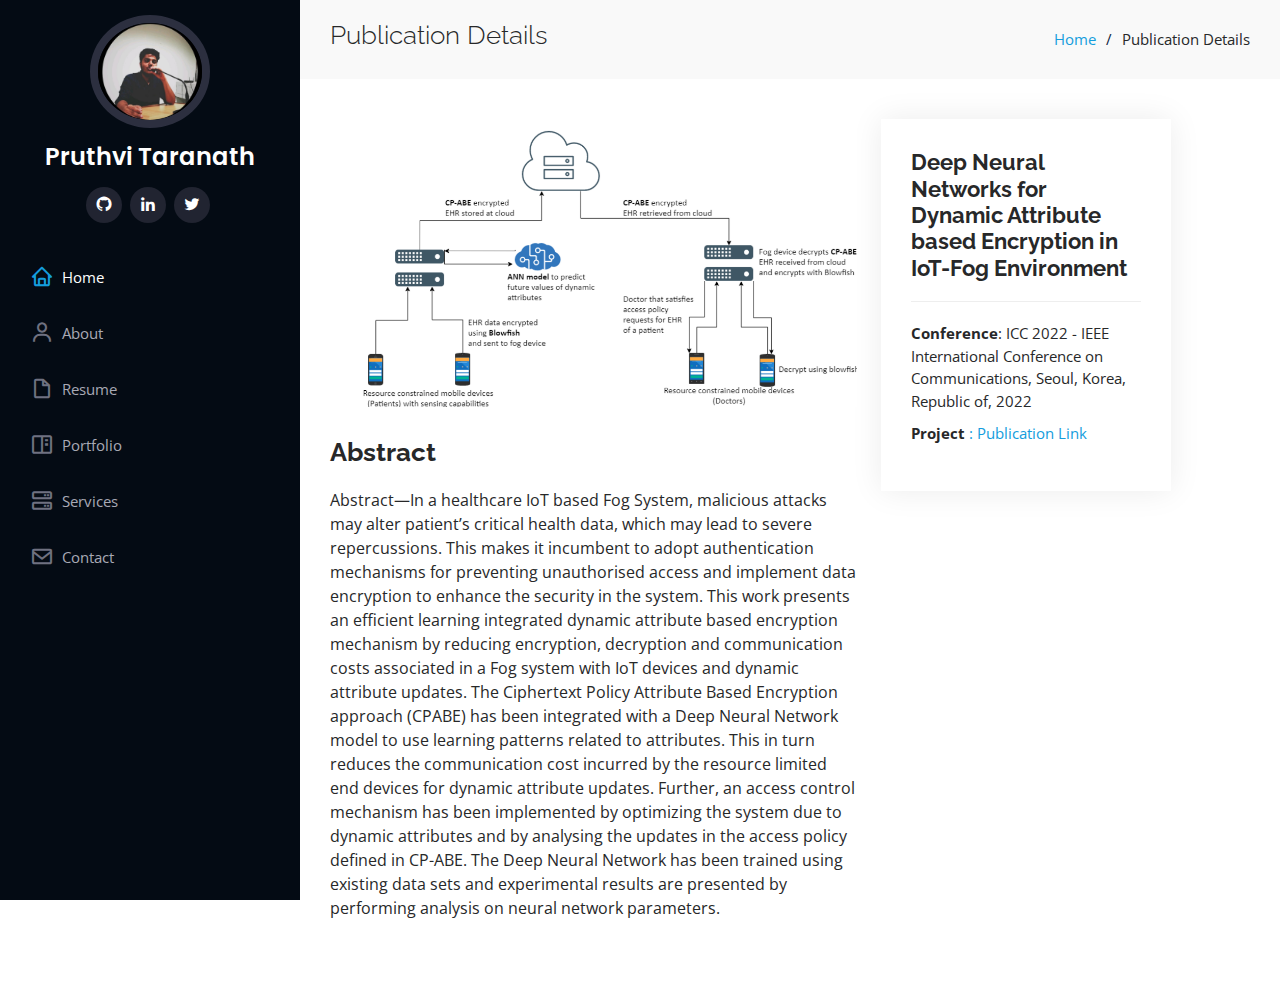
<file: fog.html>
<!DOCTYPE html>
<html lang="en">

<head>
  <meta charset="utf-8">
  <meta content="width=device-width, initial-scale=1.0" name="viewport">

  <title>Healthcare IoT based Fog System</title>
  <meta content="" name="description">
  <meta content="" name="keywords">

  <!-- Favicons -->
  <link href="assets/img/favicon.png" rel="icon">
  <link href="assets/img/apple-touch-icon.png" rel="apple-touch-icon">

  <!-- Google Fonts -->
  <link href="https://fonts.googleapis.com/css?family=Open+Sans:300,300i,400,400i,600,600i,700,700i|Raleway:300,300i,400,400i,500,500i,600,600i,700,700i|Poppins:300,300i,400,400i,500,500i,600,600i,700,700i" rel="stylesheet">

  <!-- Vendor CSS Files -->
  <link href="assets/vendor/aos/aos.css" rel="stylesheet">
  <link href="assets/vendor/bootstrap/css/bootstrap.min.css" rel="stylesheet">
  <link href="assets/vendor/bootstrap-icons/bootstrap-icons.css" rel="stylesheet">
  <link href="assets/vendor/boxicons/css/boxicons.min.css" rel="stylesheet">
  <link href="assets/vendor/glightbox/css/glightbox.min.css" rel="stylesheet">
  <link href="assets/vendor/swiper/swiper-bundle.min.css" rel="stylesheet">

  <!-- Template Main CSS File -->
  <link href="assets/css/style.css" rel="stylesheet">

  <!-- =======================================================
  * Template Name: iPortfolio
  * Template URL: https://bootstrapmade.com/iportfolio-bootstrap-portfolio-websites-template/
  * Updated: Mar 17 2024 with Bootstrap v5.3.3
  * Author: BootstrapMade.com
  * License: https://bootstrapmade.com/license/
  ======================================================== -->
</head>

<body>

<!-- ======= Mobile nav toggle button ======= -->
<i class="bi bi-list mobile-nav-toggle d-xl-none"></i>

<!-- ======= Header ======= -->
<header id="header">
  <div class="d-flex flex-column">

    <div class="profile">
      <img src="assets/img/profile_pic2.jpg" alt="" class="img-fluid rounded-circle">
      <h1 class="text-light"><a href="index.html">Pruthvi Taranath</a></h1>
      <div class="social-links mt-3 text-center">
          <a href="https://github.com/pruthvitaranath" class="github"><i class="bx bxl-github"></i></a>
          <a href="https://www.linkedin.com/in/pruthvi-taranath-b51548155/" class="linkedin"><i class="bx bxl-linkedin"></i></a>
          <a href="https://twitter.com/mpruthvitar" class="twitter"><i class="bx bxl-twitter"></i></a>
      </div>
    </div>

    <nav id="navbar" class="nav-menu navbar">
      <ul>
        <li><a href="#hero" class="nav-link scrollto active"><i class="bx bx-home"></i> <span>Home</span></a></li>
        <li><a href="#about" class="nav-link scrollto"><i class="bx bx-user"></i> <span>About</span></a></li>
        <li><a href="#resume" class="nav-link scrollto"><i class="bx bx-file-blank"></i> <span>Resume</span></a></li>
        <li><a href="#portfolio" class="nav-link scrollto"><i class="bx bx-book-content"></i> <span>Portfolio</span></a></li>
        <li><a href="#services" class="nav-link scrollto"><i class="bx bx-server"></i> <span>Services</span></a></li>
        <li><a href="#contact" class="nav-link scrollto"><i class="bx bx-envelope"></i> <span>Contact</span></a></li>
      </ul>
    </nav><!-- .nav-menu -->
  </div>
</header><!-- End Header -->

<main id="main">

  <!-- ======= Breadcrumbs ======= -->
  <section id="breadcrumbs" class="breadcrumbs">
    <div class="container">

      <div class="d-flex justify-content-between align-items-center">
        <h2>Publication Details</h2>
        <ol>
          <li><a href="index.html">Home</a></li>
          <li>Publication Details</li>
        </ol>
      </div>

    </div>
  </section><!-- End Breadcrumbs -->

  <!-- ======= Portfolio Details Section ======= -->
  <section id="portfolio-details" class="portfolio-details">
    <div class="container">

      <div class="row gy-4">

        <div class="col-lg-7">
          <div class="portfolio-details-slider swiper">
            <div class="swiper-wrapper align-items-center">

              <div class="swiper-slide" class="center">
                <img src="assets/img/portfolio/fog/f1.png" alt="">
              </div>

            </div>
            <div class="swiper-pagination"></div>
          </div>
          <div class="portfolio-description">
            <h2>Abstract</h2>
            <p>
              Abstract—In a healthcare IoT based Fog System, malicious
              attacks may alter patient’s critical health data, which may
              lead to severe repercussions. This makes it incumbent to adopt
              authentication mechanisms for preventing unauthorised access
              and implement data encryption to enhance the security in
              the system. This work presents an efficient learning integrated
              dynamic attribute based encryption mechanism by reducing
              encryption, decryption and communication costs associated in
              a Fog system with IoT devices and dynamic attribute updates.
              The Ciphertext Policy Attribute Based Encryption approach (CPABE)
              has been integrated with a Deep Neural Network model to
              use learning patterns related to attributes. This in turn reduces
              the communication cost incurred by the resource limited end
              devices for dynamic attribute updates. Further, an access control
              mechanism has been implemented by optimizing the system due
              to dynamic attributes and by analysing the updates in the access
              policy defined in CP-ABE. The Deep Neural Network has been
              trained using existing data sets and experimental results are
              presented by performing analysis on neural network parameters.
            </p>
          </div>
        </div>

        <div class="col-lg-4">
          <div class="portfolio-info">
            <h3>Deep Neural Networks for Dynamic Attribute based
              Encryption in IoT-Fog Environment</h3>
            <ul>
              <li><strong>Conference</strong>: ICC 2022 - IEEE International Conference on Communications, Seoul, Korea, Republic of, 2022</li>
              <li><strong>Project </strong><a href="https://ieeexplore.ieee.org/document/9838731" title="More Details">: Publication Link</a></li>
            </ul>
          </div>
        </div>

      </div>

    </div>
  </section><!-- End Portfolio Details Section -->

</main><!-- End #main -->

<!-- ======= Footer ======= -->
<footer id="footer">
  <div class="container">
    <div class="copyright">
    </div>
    <div class="credits">
    </div>
  </div>
</footer><!-- End  Footer -->

<a href="#" class="back-to-top d-flex align-items-center justify-content-center"><i class="bi bi-arrow-up-short"></i></a>

<!-- Vendor JS Files -->
<script src="assets/vendor/purecounter/purecounter_vanilla.js"></script>
<script src="assets/vendor/aos/aos.js"></script>
<script src="assets/vendor/bootstrap/js/bootstrap.bundle.min.js"></script>
<script src="assets/vendor/glightbox/js/glightbox.min.js"></script>
<script src="assets/vendor/isotope-layout/isotope.pkgd.min.js"></script>
<script src="assets/vendor/swiper/swiper-bundle.min.js"></script>
<script src="assets/vendor/typed.js/typed.umd.js"></script>
<script src="assets/vendor/waypoints/noframework.waypoints.js"></script>
<script src="assets/vendor/php-email-form/validate.js"></script>

<!-- Template Main JS File -->
<script src="assets/js/main.js"></script>

</body>

</html>
</file>
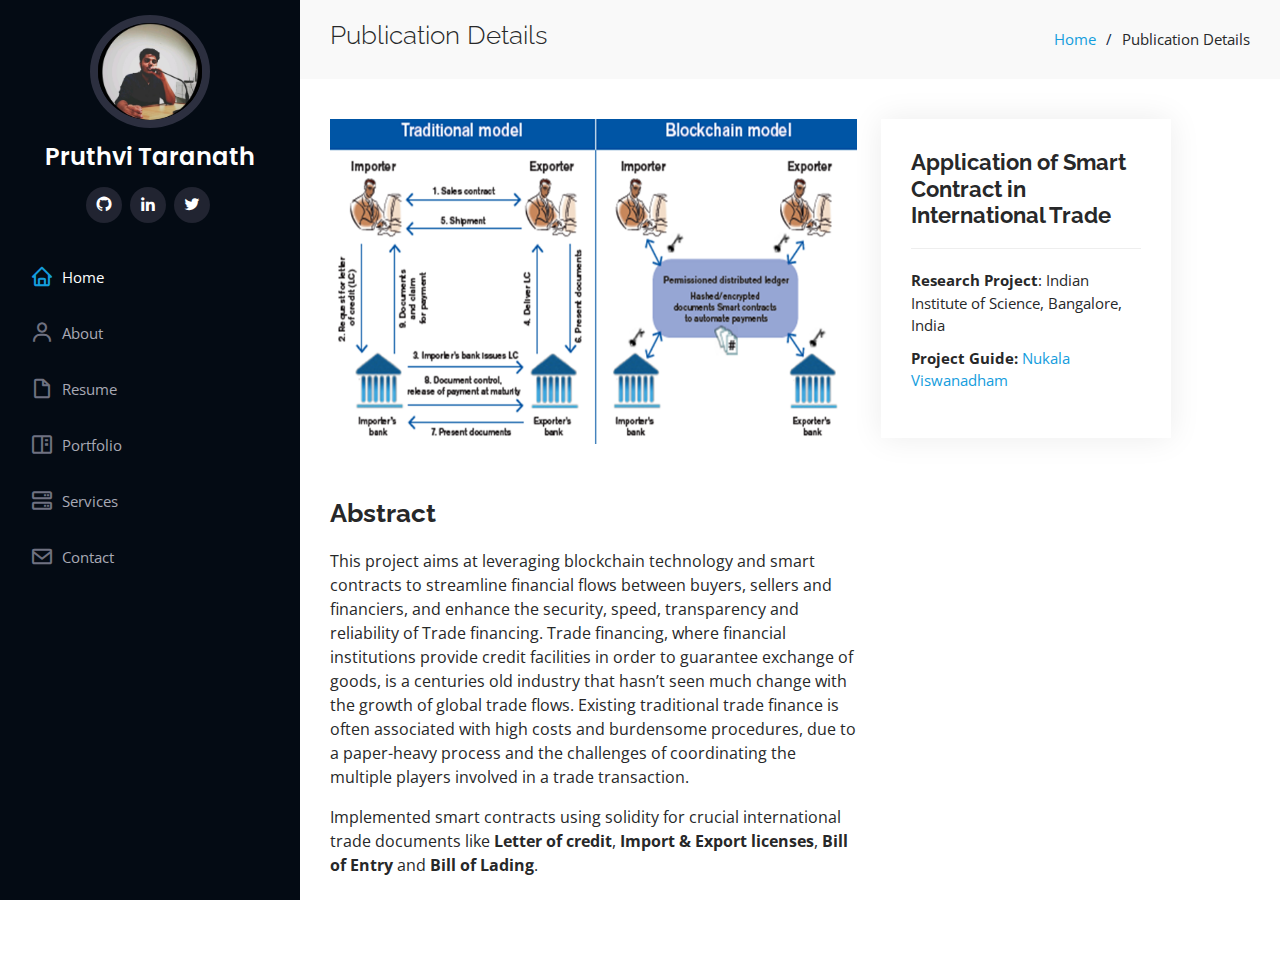
<file: iisc.html>
<!DOCTYPE html>
<html lang="en">

<head>
  <meta charset="utf-8">
  <meta content="width=device-width, initial-scale=1.0" name="viewport">

  <title>Blockchain in International Trade Finance</title>
  <meta content="" name="description">
  <meta content="" name="keywords">

  <!-- Favicons -->
  <link href="assets/img/favicon.png" rel="icon">
  <link href="assets/img/apple-touch-icon.png" rel="apple-touch-icon">

  <!-- Google Fonts -->
  <link href="https://fonts.googleapis.com/css?family=Open+Sans:300,300i,400,400i,600,600i,700,700i|Raleway:300,300i,400,400i,500,500i,600,600i,700,700i|Poppins:300,300i,400,400i,500,500i,600,600i,700,700i" rel="stylesheet">

  <!-- Vendor CSS Files -->
  <link href="assets/vendor/aos/aos.css" rel="stylesheet">
  <link href="assets/vendor/bootstrap/css/bootstrap.min.css" rel="stylesheet">
  <link href="assets/vendor/bootstrap-icons/bootstrap-icons.css" rel="stylesheet">
  <link href="assets/vendor/boxicons/css/boxicons.min.css" rel="stylesheet">
  <link href="assets/vendor/glightbox/css/glightbox.min.css" rel="stylesheet">
  <link href="assets/vendor/swiper/swiper-bundle.min.css" rel="stylesheet">

  <!-- Template Main CSS File -->
  <link href="assets/css/style.css" rel="stylesheet">

  <!-- =======================================================
  * Template Name: iPortfolio
  * Template URL: https://bootstrapmade.com/iportfolio-bootstrap-portfolio-websites-template/
  * Updated: Mar 17 2024 with Bootstrap v5.3.3
  * Author: BootstrapMade.com
  * License: https://bootstrapmade.com/license/
  ======================================================== -->
</head>

<body>

<!-- ======= Mobile nav toggle button ======= -->
<i class="bi bi-list mobile-nav-toggle d-xl-none"></i>

<!-- ======= Header ======= -->
<header id="header">
  <div class="d-flex flex-column">

    <div class="profile">
      <img src="assets/img/profile_pic2.jpg" alt="" class="img-fluid rounded-circle">
      <h1 class="text-light"><a href="index.html">Pruthvi Taranath</a></h1>
      <div class="social-links mt-3 text-center">
          <a href="https://github.com/pruthvitaranath" class="github"><i class="bx bxl-github"></i></a>
          <a href="https://www.linkedin.com/in/pruthvi-taranath-b51548155/" class="linkedin"><i class="bx bxl-linkedin"></i></a>
          <a href="https://twitter.com/mpruthvitar" class="twitter"><i class="bx bxl-twitter"></i></a>
      </div>
    </div>

    <nav id="navbar" class="nav-menu navbar">
      <ul>
        <li><a href="#hero" class="nav-link scrollto active"><i class="bx bx-home"></i> <span>Home</span></a></li>
        <li><a href="#about" class="nav-link scrollto"><i class="bx bx-user"></i> <span>About</span></a></li>
        <li><a href="#resume" class="nav-link scrollto"><i class="bx bx-file-blank"></i> <span>Resume</span></a></li>
        <li><a href="#portfolio" class="nav-link scrollto"><i class="bx bx-book-content"></i> <span>Portfolio</span></a></li>
        <li><a href="#services" class="nav-link scrollto"><i class="bx bx-server"></i> <span>Services</span></a></li>
        <li><a href="#contact" class="nav-link scrollto"><i class="bx bx-envelope"></i> <span>Contact</span></a></li>
      </ul>
    </nav><!-- .nav-menu -->
  </div>
</header><!-- End Header -->

<main id="main">

  <!-- ======= Breadcrumbs ======= -->
  <section id="breadcrumbs" class="breadcrumbs">
    <div class="container">

      <div class="d-flex justify-content-between align-items-center">
        <h2>Publication Details</h2>
        <ol>
          <li><a href="index.html">Home</a></li>
          <li>Publication Details</li>
        </ol>
      </div>

    </div>
  </section><!-- End Breadcrumbs -->

  <!-- ======= Portfolio Details Section ======= -->
  <section id="portfolio-details" class="portfolio-details">
    <div class="container">

      <div class="row gy-4">

        <div class="col-lg-7">
          <div class="portfolio-details-slider swiper">
            <div class="swiper-wrapper align-items-center">

              <div class="swiper-slide" class="center">
                <img src="assets/img/portfolio/iisc/i1.png" alt="">
              </div>

            </div>
            <div class="swiper-pagination"></div>
          </div>
          <br>
          <div class="portfolio-description">
            <h2>Abstract</h2>
            <p>
              This project aims at leveraging blockchain technology and smart contracts to
              streamline financial flows between buyers, sellers and financiers, and enhance the security, speed, transparency and reliability of Trade financing.
              Trade financing, where financial institutions provide credit facilities in order to guarantee exchange of goods, is a centuries old industry that hasn’t seen much change with the growth of global trade flows.
              Existing traditional trade finance is often associated with high costs and burdensome procedures, due to a paper-heavy process and the challenges of coordinating the multiple players involved in a trade transaction.
            </p>
            <p>
              Implemented smart contracts using solidity for crucial international trade documents like <b>Letter of credit</b>, <b>Import & Export licenses</b>,
              <b>Bill of Entry</b> and <b>Bill of Lading</b>.
            </p>
          </div>
        </div>

        <div class="col-lg-4">
          <div class="portfolio-info">
            <h3>Application of Smart Contract in International Trade</h3>
            <ul>
              <li><strong>Research Project</strong>: Indian Institute of Science, Bangalore, India</li>
              <li><strong>Project Guide: </strong><a href="https://eecs.iisc.ac.in/people/nukala-viswanadham/" title="More Details">Nukala Viswanadham</a></li>
            </ul>
          </div>
        </div>

      </div>

    </div>
  </section><!-- End Portfolio Details Section -->

</main><!-- End #main -->

<!-- ======= Footer ======= -->
<footer id="footer">
  <div class="container">
    <div class="copyright">
    </div>
    <div class="credits">
    </div>
  </div>
</footer><!-- End  Footer -->

<a href="#" class="back-to-top d-flex align-items-center justify-content-center"><i class="bi bi-arrow-up-short"></i></a>

<!-- Vendor JS Files -->
<script src="assets/vendor/purecounter/purecounter_vanilla.js"></script>
<script src="assets/vendor/aos/aos.js"></script>
<script src="assets/vendor/bootstrap/js/bootstrap.bundle.min.js"></script>
<script src="assets/vendor/glightbox/js/glightbox.min.js"></script>
<script src="assets/vendor/isotope-layout/isotope.pkgd.min.js"></script>
<script src="assets/vendor/swiper/swiper-bundle.min.js"></script>
<script src="assets/vendor/typed.js/typed.umd.js"></script>
<script src="assets/vendor/waypoints/noframework.waypoints.js"></script>
<script src="assets/vendor/php-email-form/validate.js"></script>

<!-- Template Main JS File -->
<script src="assets/js/main.js"></script>

</body>

</html>
</file>
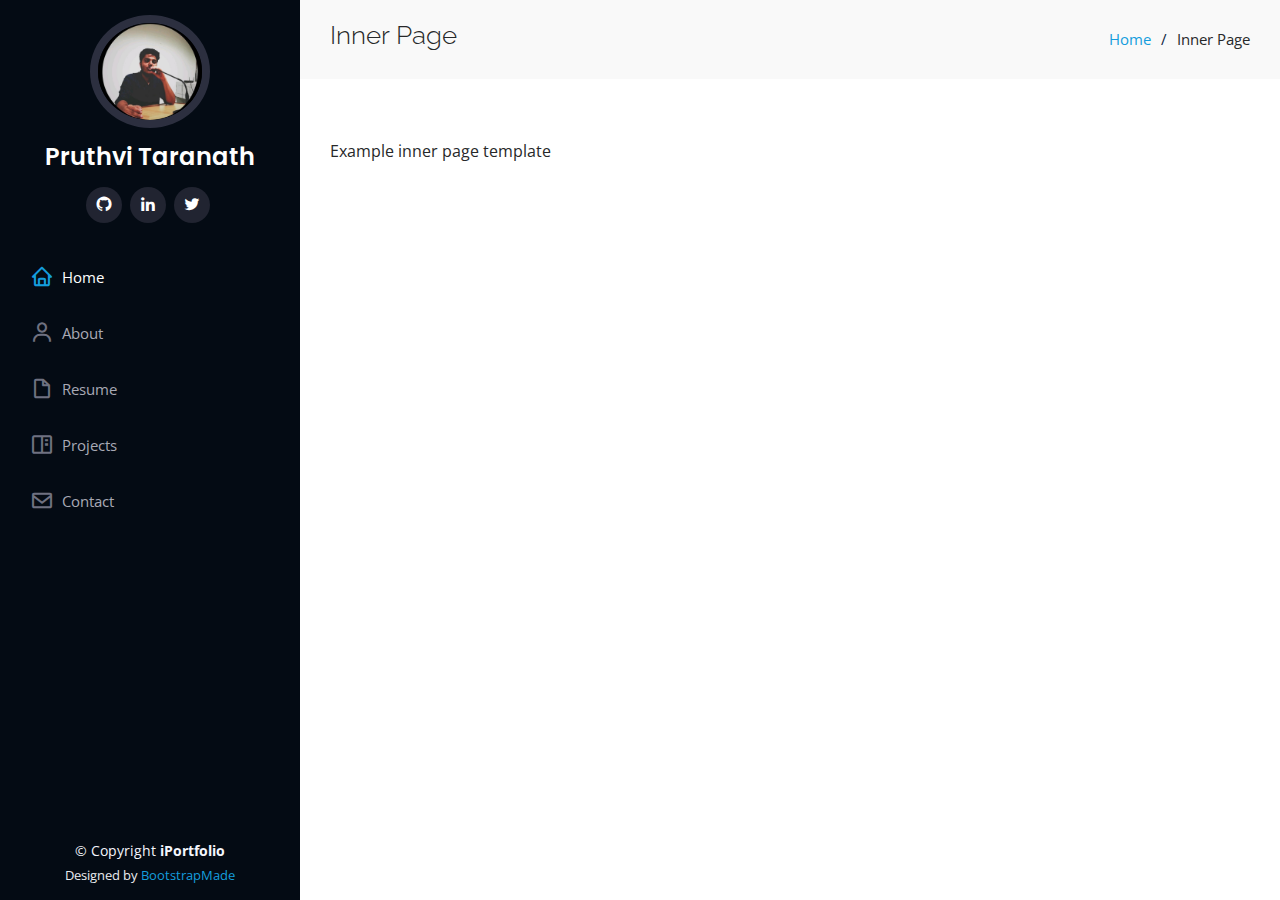
<file: inner-page.html>
<!DOCTYPE html>
<html lang="en">

<head>
  <meta charset="utf-8">
  <meta content="width=device-width, initial-scale=1.0" name="viewport">

  <title>Inner Page - iPortfolio Bootstrap Template</title>
  <meta content="" name="description">
  <meta content="" name="keywords">

  <!-- Favicons -->
  <link href="assets/img/favicon.png" rel="icon">
  <link href="assets/img/apple-touch-icon.png" rel="apple-touch-icon">

  <!-- Google Fonts -->
  <link href="https://fonts.googleapis.com/css?family=Open+Sans:300,300i,400,400i,600,600i,700,700i|Raleway:300,300i,400,400i,500,500i,600,600i,700,700i|Poppins:300,300i,400,400i,500,500i,600,600i,700,700i" rel="stylesheet">

  <!-- Vendor CSS Files -->
  <link href="assets/vendor/aos/aos.css" rel="stylesheet">
  <link href="assets/vendor/bootstrap/css/bootstrap.min.css" rel="stylesheet">
  <link href="assets/vendor/bootstrap-icons/bootstrap-icons.css" rel="stylesheet">
  <link href="assets/vendor/boxicons/css/boxicons.min.css" rel="stylesheet">
  <link href="assets/vendor/glightbox/css/glightbox.min.css" rel="stylesheet">
  <link href="assets/vendor/swiper/swiper-bundle.min.css" rel="stylesheet">

  <!-- Template Main CSS File -->
  <link href="assets/css/style.css" rel="stylesheet">

  <!-- =======================================================
  * Template Name: iPortfolio
  * Template URL: https://bootstrapmade.com/iportfolio-bootstrap-portfolio-websites-template/
  * Updated: Mar 17 2024 with Bootstrap v5.3.3
  * Author: BootstrapMade.com
  * License: https://bootstrapmade.com/license/
  ======================================================== -->
</head>

<body>

  <!-- ======= Mobile nav toggle button ======= -->
  <i class="bi bi-list mobile-nav-toggle d-xl-none"></i>

  <!-- ======= Header ======= -->
  <header id="header">
    <div class="d-flex flex-column">

      <div class="profile">
        <img src="assets/img/profile_pic2.jpg" alt="" class="img-fluid rounded-circle">
        <h1 class="text-light"><a href="index.html">Pruthvi Taranath</a></h1>
        <div class="social-links mt-3 text-center">
          <a href="https://github.com/pruthvitaranath" class="github"><i class="bx bxl-github"></i></a>
          <a href="https://www.linkedin.com/in/pruthvi-taranath-b51548155/" class="linkedin"><i class="bx bxl-linkedin"></i></a>
          <a href="https://twitter.com/mpruthvitar" class="twitter"><i class="bx bxl-twitter"></i></a>
        </div>
      </div>

      <nav id="navbar" class="nav-menu navbar">
        <ul>
          <li><a href="#hero" class="nav-link scrollto active"><i class="bx bx-home"></i> <span>Home</span></a></li>
          <li><a href="#about" class="nav-link scrollto"><i class="bx bx-user"></i> <span>About</span></a></li>
          <li><a href="#resume" class="nav-link scrollto"><i class="bx bx-file-blank"></i> <span>Resume</span></a></li>
          <li><a href="#portfolio" class="nav-link scrollto"><i class="bx bx-book-content"></i> <span>Projects</span></a></li>
          <!--<li><a href="#services" class="nav-link scrollto"><i class="bx bx-server"></i> <span>Services</span></a></li>-->
          <li><a href="#contact" class="nav-link scrollto"><i class="bx bx-envelope"></i> <span>Contact</span></a></li>
        </ul>
      </nav><!-- .nav-menu -->
    </div>
  </header><!-- End Header -->

  <main id="main">

    <!-- ======= Breadcrumbs ======= -->
    <section class="breadcrumbs">
      <div class="container">

        <div class="d-flex justify-content-between align-items-center">
          <h2>Inner Page</h2>
          <ol>
            <li><a href="index.html">Home</a></li>
            <li>Inner Page</li>
          </ol>
        </div>

      </div>
    </section><!-- End Breadcrumbs -->

    <section class="inner-page">
      <div class="container">
        <p>
          Example inner page template
        </p>
      </div>
    </section>

  </main><!-- End #main -->

  <!-- ======= Footer ======= -->
  <footer id="footer">
    <div class="container">
      <div class="copyright">
        &copy; Copyright <strong><span>iPortfolio</span></strong>
      </div>
      <div class="credits">
        <!-- All the links in the footer should remain intact. -->
        <!-- You can delete the links only if you purchased the pro version. -->
        <!-- Licensing information: https://bootstrapmade.com/license/ -->
        <!-- Purchase the pro version with working PHP/AJAX contact form: https://bootstrapmade.com/iportfolio-bootstrap-portfolio-websites-template/ -->
        Designed by <a href="https://bootstrapmade.com/">BootstrapMade</a>
      </div>
    </div>
  </footer><!-- End  Footer -->

  <a href="#" class="back-to-top d-flex align-items-center justify-content-center"><i class="bi bi-arrow-up-short"></i></a>

  <!-- Vendor JS Files -->
  <script src="assets/vendor/purecounter/purecounter_vanilla.js"></script>
  <script src="assets/vendor/aos/aos.js"></script>
  <script src="assets/vendor/bootstrap/js/bootstrap.bundle.min.js"></script>
  <script src="assets/vendor/glightbox/js/glightbox.min.js"></script>
  <script src="assets/vendor/isotope-layout/isotope.pkgd.min.js"></script>
  <script src="assets/vendor/swiper/swiper-bundle.min.js"></script>
  <script src="assets/vendor/typed.js/typed.umd.js"></script>
  <script src="assets/vendor/waypoints/noframework.waypoints.js"></script>
  <script src="assets/vendor/php-email-form/validate.js"></script>

  <!-- Template Main JS File -->
  <script src="assets/js/main.js"></script>

</body>

</html>
</file>
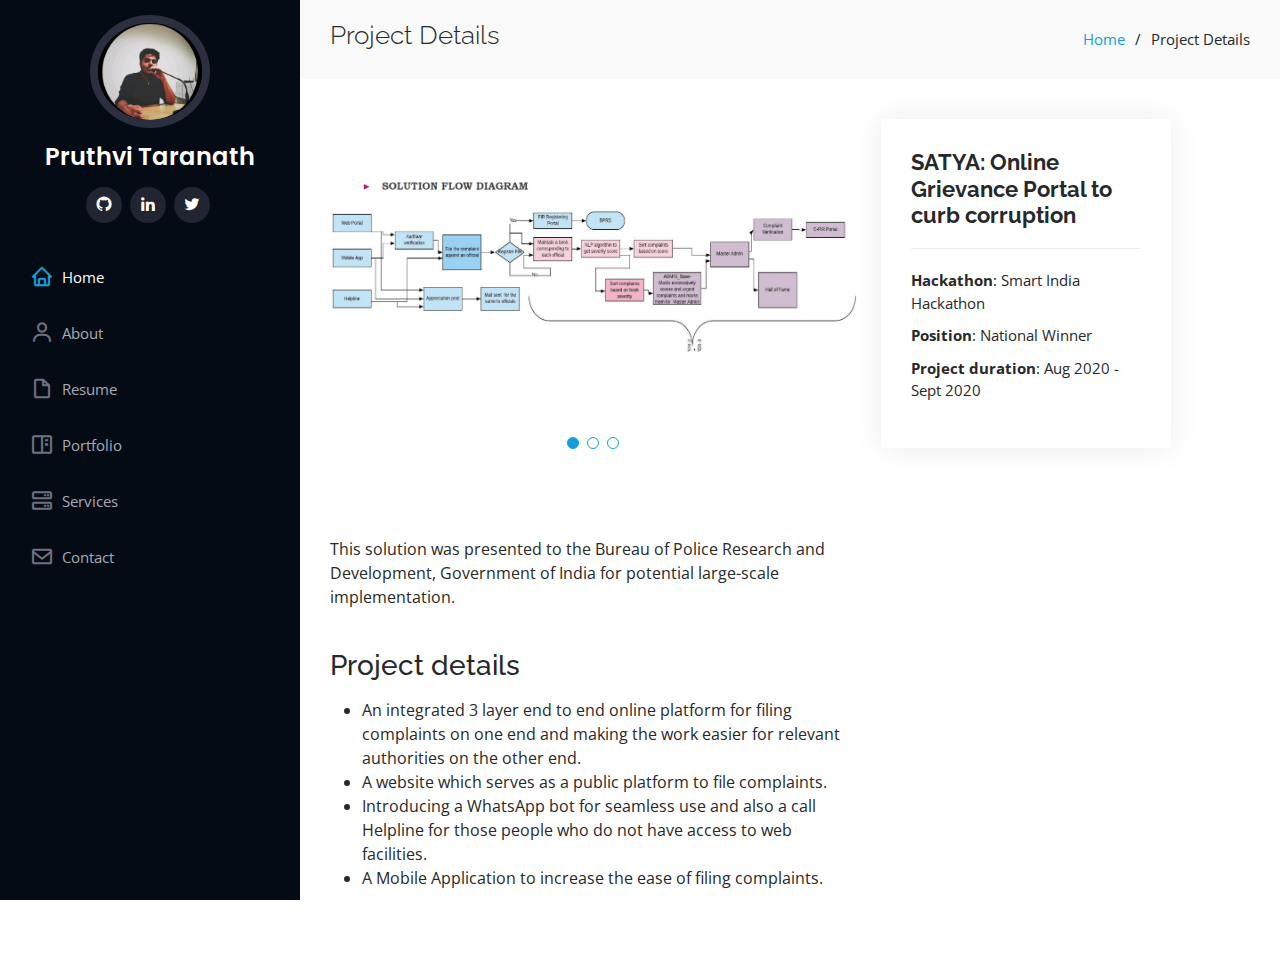
<file: justice_restoration.html>
<!DOCTYPE html>
<html lang="en">

<head>
    <meta charset="utf-8">
    <meta content="width=device-width, initial-scale=1.0" name="viewport">

    <title>SATYA</title>
    <meta content="" name="description">
    <meta content="" name="keywords">

    <!-- Favicons -->
    <link href="assets/img/favicon.png" rel="icon">
    <link href="assets/img/apple-touch-icon.png" rel="apple-touch-icon">

    <!-- Google Fonts -->
    <link href="https://fonts.googleapis.com/css?family=Open+Sans:300,300i,400,400i,600,600i,700,700i|Raleway:300,300i,400,400i,500,500i,600,600i,700,700i|Poppins:300,300i,400,400i,500,500i,600,600i,700,700i" rel="stylesheet">

    <!-- Vendor CSS Files -->
    <link href="assets/vendor/aos/aos.css" rel="stylesheet">
    <link href="assets/vendor/bootstrap/css/bootstrap.min.css" rel="stylesheet">
    <link href="assets/vendor/bootstrap-icons/bootstrap-icons.css" rel="stylesheet">
    <link href="assets/vendor/boxicons/css/boxicons.min.css" rel="stylesheet">
    <link href="assets/vendor/glightbox/css/glightbox.min.css" rel="stylesheet">
    <link href="assets/vendor/swiper/swiper-bundle.min.css" rel="stylesheet">

    <!-- Template Main CSS File -->
    <link href="assets/css/style.css" rel="stylesheet">

    <!-- =======================================================
    * Template Name: iPortfolio
    * Template URL: https://bootstrapmade.com/iportfolio-bootstrap-portfolio-websites-template/
    * Updated: Mar 17 2024 with Bootstrap v5.3.3
    * Author: BootstrapMade.com
    * License: https://bootstrapmade.com/license/
    ======================================================== -->
</head>

<body>

<!-- ======= Mobile nav toggle button ======= -->
<i class="bi bi-list mobile-nav-toggle d-xl-none"></i>

<!-- ======= Header ======= -->
<header id="header">
    <div class="d-flex flex-column">

        <div class="profile">
            <img src="assets/img/profile_pic2.jpg" alt="" class="img-fluid rounded-circle">
            <h1 class="text-light"><a href="index.html">Pruthvi Taranath</a></h1>
            <div class="social-links mt-3 text-center">
              <a href="https://github.com/pruthvitaranath" class="github"><i class="bx bxl-github"></i></a>
              <a href="https://www.linkedin.com/in/pruthvi-taranath-b51548155/" class="linkedin"><i class="bx bxl-linkedin"></i></a>
              <a href="https://twitter.com/mpruthvitar" class="twitter"><i class="bx bxl-twitter"></i></a>
            </div>
        </div>

        <nav id="navbar" class="nav-menu navbar">
            <ul>
                <li><a href="#hero" class="nav-link scrollto active"><i class="bx bx-home"></i> <span>Home</span></a></li>
                <li><a href="#about" class="nav-link scrollto"><i class="bx bx-user"></i> <span>About</span></a></li>
                <li><a href="#resume" class="nav-link scrollto"><i class="bx bx-file-blank"></i> <span>Resume</span></a></li>
                <li><a href="#portfolio" class="nav-link scrollto"><i class="bx bx-book-content"></i> <span>Portfolio</span></a></li>
                <li><a href="#services" class="nav-link scrollto"><i class="bx bx-server"></i> <span>Services</span></a></li>
                <li><a href="#contact" class="nav-link scrollto"><i class="bx bx-envelope"></i> <span>Contact</span></a></li>
            </ul>
        </nav><!-- .nav-menu -->
    </div>
</header><!-- End Header -->

<main id="main">

    <!-- ======= Breadcrumbs ======= -->
    <section id="breadcrumbs" class="breadcrumbs">
        <div class="container">

            <div class="d-flex justify-content-between align-items-center">
                <h2>Project Details</h2>
                <ol>
                    <li><a href="index.html">Home</a></li>
                    <li>Project Details</li>
                </ol>
            </div>

        </div>
    </section><!-- End Breadcrumbs -->

    <!-- ======= Portfolio Details Section ======= -->
    <section id="portfolio-details" class="portfolio-details">
        <div class="container">

            <div class="row gy-4">

                <div class="col-lg-7">
                    <div class="portfolio-details-slider swiper">
                        <div class="swiper-wrapper align-items-center">


                            <div class="swiper-slide">
                                <img src="assets/img/portfolio/satya/s1.png" alt="">
                            </div>

                            <div class="swiper-slide">
                                <img src="assets/img/portfolio/satya/s2.png" alt="">
                            </div>

                            <div class="swiper-slide">
                                <img src="assets/img/portfolio/satya/s3.png" alt="">
                            </div>

                        </div>
                        <div class="swiper-pagination"></div>
                    </div>

                    <br>
                    <div class="portfolio-description">
                        <h2></h2>
                        <p>
                        This solution was presented to the Bureau of Police Research and Development, Government of India for potential large-scale implementation.
                        </p>
                        <br>
                        <h3>Project details</h3>
                        <p>
                        <ul>
                        <li>An integrated 3 layer end to end online platform for filing complaints on one end and making the work easier for relevant authorities on the other end.</li>
                        <li>A website which serves as a public platform to file complaints.</li>
                        <li>Introducing a WhatsApp bot for seamless use and also a call Helpline for those people who do not have access to web facilities.</li>
                        <li>A Mobile Application to increase the ease of filing complaints.</li>
                        </ul>
                        </p>
                    </div>
                </div>

                <div class="col-lg-4">
                    <div class="portfolio-info">
                        <h3>SATYA: Online Grievance Portal to curb corruption</h3>
                        <ul>
                            <li><strong>Hackathon</strong>: Smart India Hackathon </li>
                            <li><strong>Position</strong>: National Winner</li>
                            <li><strong>Project duration</strong>: Aug 2020 - Sept 2020</li>
                        </ul>
                    </div>
                </div>

            </div>

        </div>
    </section><!-- End Portfolio Details Section -->

</main><!-- End #main -->

<!-- ======= Footer ======= -->
<footer id="footer">
    <div class="container">
        <div class="copyright">
        </div>
        <div class="credits">
        </div>
    </div>
</footer><!-- End  Footer -->

<a href="#" class="back-to-top d-flex align-items-center justify-content-center"><i class="bi bi-arrow-up-short"></i></a>

<!-- Vendor JS Files -->
<script src="assets/vendor/purecounter/purecounter_vanilla.js"></script>
<script src="assets/vendor/aos/aos.js"></script>
<script src="assets/vendor/bootstrap/js/bootstrap.bundle.min.js"></script>
<script src="assets/vendor/glightbox/js/glightbox.min.js"></script>
<script src="assets/vendor/isotope-layout/isotope.pkgd.min.js"></script>
<script src="assets/vendor/swiper/swiper-bundle.min.js"></script>
<script src="assets/vendor/typed.js/typed.umd.js"></script>
<script src="assets/vendor/waypoints/noframework.waypoints.js"></script>
<script src="assets/vendor/php-email-form/validate.js"></script>

<!-- Template Main JS File -->
<script src="assets/js/main.js"></script>

</body>

</html>
</file>
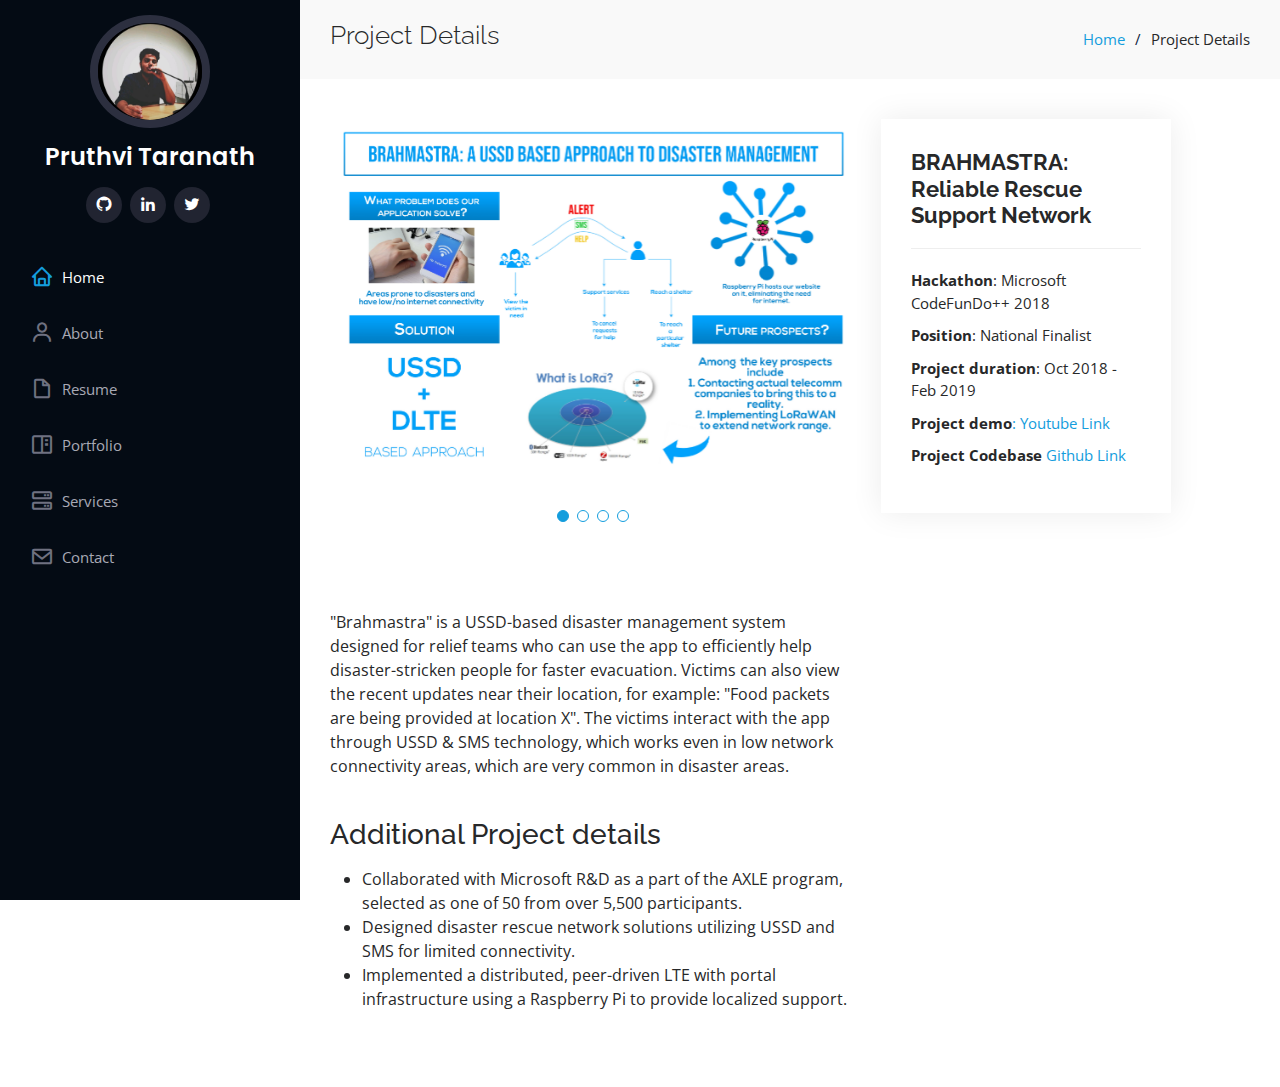
<file: natural_disaster_management.html>
<!DOCTYPE html>
<html lang="en">

<head>
  <meta charset="utf-8">
  <meta content="width=device-width, initial-scale=1.0" name="viewport">

  <title>BRAHMASTRA</title>
  <meta content="" name="description">
  <meta content="" name="keywords">

  <!-- Favicons -->
  <link href="assets/img/favicon.png" rel="icon">
  <link href="assets/img/apple-touch-icon.png" rel="apple-touch-icon">

  <!-- Google Fonts -->
  <link href="https://fonts.googleapis.com/css?family=Open+Sans:300,300i,400,400i,600,600i,700,700i|Raleway:300,300i,400,400i,500,500i,600,600i,700,700i|Poppins:300,300i,400,400i,500,500i,600,600i,700,700i" rel="stylesheet">

  <!-- Vendor CSS Files -->
  <link href="assets/vendor/aos/aos.css" rel="stylesheet">
  <link href="assets/vendor/bootstrap/css/bootstrap.min.css" rel="stylesheet">
  <link href="assets/vendor/bootstrap-icons/bootstrap-icons.css" rel="stylesheet">
  <link href="assets/vendor/boxicons/css/boxicons.min.css" rel="stylesheet">
  <link href="assets/vendor/glightbox/css/glightbox.min.css" rel="stylesheet">
  <link href="assets/vendor/swiper/swiper-bundle.min.css" rel="stylesheet">

  <!-- Template Main CSS File -->
  <link href="assets/css/style.css" rel="stylesheet">

  <!-- =======================================================
  * Template Name: iPortfolio
  * Template URL: https://bootstrapmade.com/iportfolio-bootstrap-portfolio-websites-template/
  * Updated: Mar 17 2024 with Bootstrap v5.3.3
  * Author: BootstrapMade.com
  * License: https://bootstrapmade.com/license/
  ======================================================== -->
</head>

<body>

  <!-- ======= Mobile nav toggle button ======= -->
  <i class="bi bi-list mobile-nav-toggle d-xl-none"></i>

  <!-- ======= Header ======= -->
  <header id="header">
    <div class="d-flex flex-column">

      <div class="profile">
        <img src="assets/img/profile_pic2.jpg" alt="" class="img-fluid rounded-circle">
        <h1 class="text-light"><a href="index.html">Pruthvi Taranath</a></h1>
        <div class="social-links mt-3 text-center">
          <a href="https://github.com/pruthvitaranath" class="github"><i class="bx bxl-github"></i></a>
          <a href="https://www.linkedin.com/in/pruthvi-taranath-b51548155/" class="linkedin"><i class="bx bxl-linkedin"></i></a>
          <a href="https://twitter.com/mpruthvitar" class="twitter"><i class="bx bxl-twitter"></i></a>
        </div>
      </div>

      <nav id="navbar" class="nav-menu navbar">
        <ul>
          <li><a href="#hero" class="nav-link scrollto active"><i class="bx bx-home"></i> <span>Home</span></a></li>
          <li><a href="#about" class="nav-link scrollto"><i class="bx bx-user"></i> <span>About</span></a></li>
          <li><a href="#resume" class="nav-link scrollto"><i class="bx bx-file-blank"></i> <span>Resume</span></a></li>
          <li><a href="#portfolio" class="nav-link scrollto"><i class="bx bx-book-content"></i> <span>Portfolio</span></a></li>
          <li><a href="#services" class="nav-link scrollto"><i class="bx bx-server"></i> <span>Services</span></a></li>
          <li><a href="#contact" class="nav-link scrollto"><i class="bx bx-envelope"></i> <span>Contact</span></a></li>
        </ul>
      </nav><!-- .nav-menu -->
    </div>
  </header><!-- End Header -->

  <main id="main">

    <!-- ======= Breadcrumbs ======= -->
    <section id="breadcrumbs" class="breadcrumbs">
      <div class="container">

        <div class="d-flex justify-content-between align-items-center">
          <h2>Project Details</h2>
          <ol>
            <li><a href="index.html">Home</a></li>
            <li>Project Details</li>
          </ol>
        </div>

      </div>
    </section><!-- End Breadcrumbs -->

    <!-- ======= Portfolio Details Section ======= -->
    <section id="portfolio-details" class="portfolio-details">
      <div class="container">

        <div class="row gy-4">

          <div class="col-lg-7">
            <div class="portfolio-details-slider swiper">
              <div class="swiper-wrapper align-items-center">

                <div class="swiper-slide">
                  <img src="assets/img/portfolio/brahmastra/b4.jpg" alt="">
                </div>

                <div class="swiper-slide">
                  <img src="assets/img/portfolio/brahmastra/b1.png" alt="">
                </div>

                <div class="swiper-slide">
                  <img src="assets/img/portfolio/brahmastra/b2.png" alt="">
                </div>

                <div class="swiper-slide">
                  <img src="assets/img/portfolio/brahmastra/b3.png" alt="">
                </div>

              </div>
              <div class="swiper-pagination"></div>
            </div>

            <br>
            <div class="portfolio-description">
              <h2></h2>
              <p>
                "Brahmastra" is a USSD-based disaster management system designed for relief teams who can use the app to efficiently help disaster-stricken people for faster evacuation.
                Victims can also view the recent updates near their location, for example: "Food packets are being provided at location X".
                The victims interact with the app through USSD & SMS technology, which works even in low network connectivity areas, which are very common in disaster areas.
              </p>
              <br>
              <h3>Additional Project details</h3>
              <p>
                <ul>
                  <li>Collaborated with Microsoft R&D as a part of the AXLE program, selected as one of 50 from over 5,500 participants.</li>
              <li>Designed disaster rescue network solutions utilizing USSD and SMS for limited connectivity.</li>
              <li>Implemented a distributed, peer-driven LTE with portal infrastructure using a Raspberry Pi to provide localized support.</li>
                </ul>
              </p>
            </div>
          </div>

          <div class="col-lg-4">
            <div class="portfolio-info">
              <h3>BRAHMASTRA: Reliable Rescue Support Network</h3>
              <ul>
                <li><strong>Hackathon</strong>: Microsoft CodeFunDo++ 2018</li>
                <li><strong>Position</strong>: National Finalist</li>
                <li><strong>Project duration</strong>: Oct 2018 - Feb 2019</li>
                <li><strong>Project demo</strong><a href="https://www.youtube.com/watch?app=desktop&v=r5aO4GeGPIs" title="More Details">: Youtube Link</a></li>
                <li><strong>Project Codebase</strong><a href="https://github.com/pruthvitaranath/Alpha-Cube"> Github Link</a></li>
              </ul>
            </div>
          </div>

        </div>

      </div>
    </section><!-- End Portfolio Details Section -->

  </main><!-- End #main -->

  <!-- ======= Footer ======= -->
  <footer id="footer">
    <div class="container">
      <div class="copyright">
      </div>
      <div class="credits">
      </div>
    </div>
  </footer><!-- End  Footer -->

  <a href="#" class="back-to-top d-flex align-items-center justify-content-center"><i class="bi bi-arrow-up-short"></i></a>

  <!-- Vendor JS Files -->
  <script src="assets/vendor/purecounter/purecounter_vanilla.js"></script>
  <script src="assets/vendor/aos/aos.js"></script>
  <script src="assets/vendor/bootstrap/js/bootstrap.bundle.min.js"></script>
  <script src="assets/vendor/glightbox/js/glightbox.min.js"></script>
  <script src="assets/vendor/isotope-layout/isotope.pkgd.min.js"></script>
  <script src="assets/vendor/swiper/swiper-bundle.min.js"></script>
  <script src="assets/vendor/typed.js/typed.umd.js"></script>
  <script src="assets/vendor/waypoints/noframework.waypoints.js"></script>
  <script src="assets/vendor/php-email-form/validate.js"></script>

  <!-- Template Main JS File -->
  <script src="assets/js/main.js"></script>

</body>

</html>
</file>
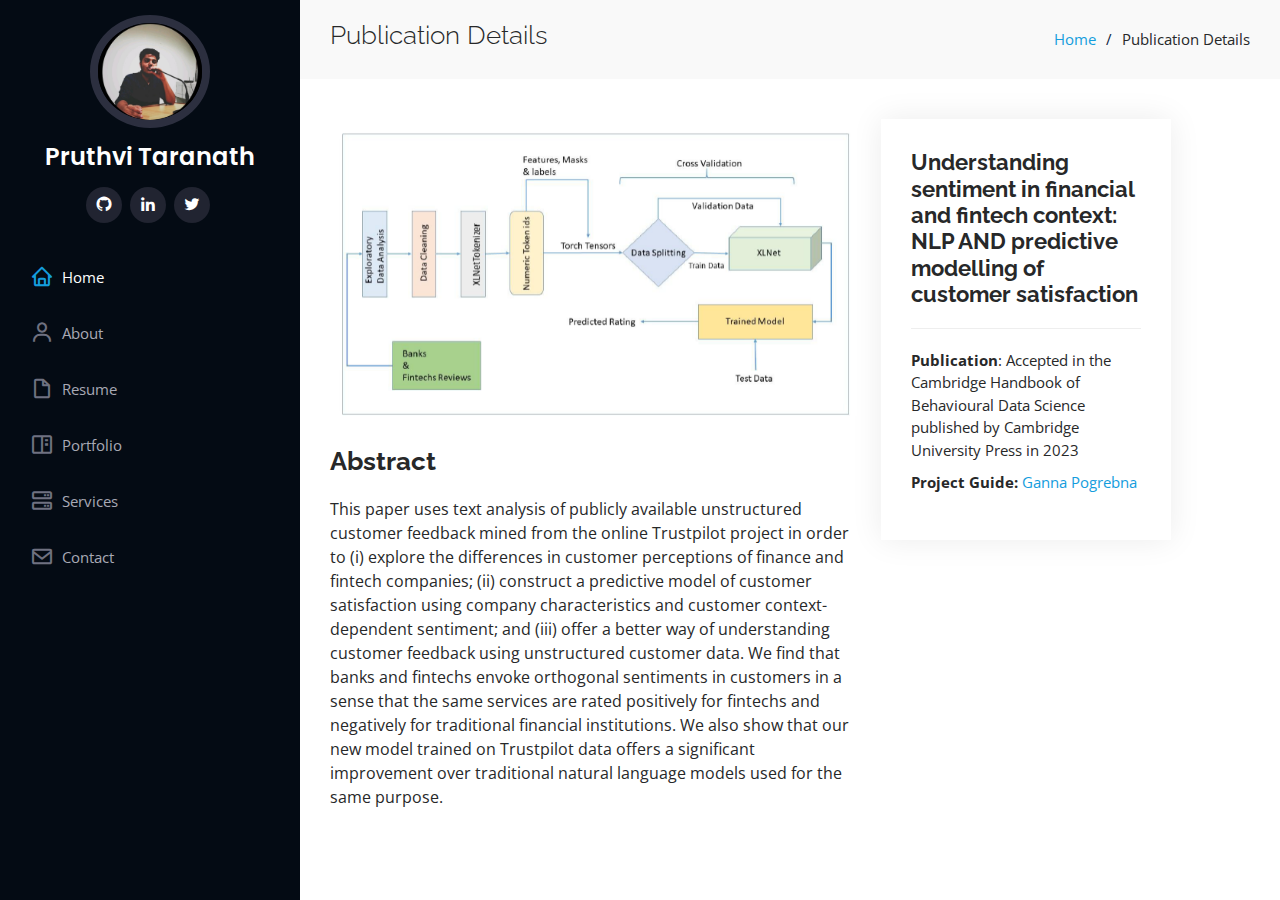
<file: nlp.html>
<!DOCTYPE html>
<html lang="en">

<head>
    <meta charset="utf-8">
    <meta content="width=device-width, initial-scale=1.0" name="viewport">

    <title>Healthcare IoT based Fog System</title>
    <meta content="" name="description">
    <meta content="" name="keywords">

    <!-- Favicons -->
    <link href="assets/img/favicon.png" rel="icon">
    <link href="assets/img/apple-touch-icon.png" rel="apple-touch-icon">

    <!-- Google Fonts -->
    <link href="https://fonts.googleapis.com/css?family=Open+Sans:300,300i,400,400i,600,600i,700,700i|Raleway:300,300i,400,400i,500,500i,600,600i,700,700i|Poppins:300,300i,400,400i,500,500i,600,600i,700,700i" rel="stylesheet">

    <!-- Vendor CSS Files -->
    <link href="assets/vendor/aos/aos.css" rel="stylesheet">
    <link href="assets/vendor/bootstrap/css/bootstrap.min.css" rel="stylesheet">
    <link href="assets/vendor/bootstrap-icons/bootstrap-icons.css" rel="stylesheet">
    <link href="assets/vendor/boxicons/css/boxicons.min.css" rel="stylesheet">
    <link href="assets/vendor/glightbox/css/glightbox.min.css" rel="stylesheet">
    <link href="assets/vendor/swiper/swiper-bundle.min.css" rel="stylesheet">

    <!-- Template Main CSS File -->
    <link href="assets/css/style.css" rel="stylesheet">

    <!-- =======================================================
    * Template Name: iPortfolio
    * Template URL: https://bootstrapmade.com/iportfolio-bootstrap-portfolio-websites-template/
    * Updated: Mar 17 2024 with Bootstrap v5.3.3
    * Author: BootstrapMade.com
    * License: https://bootstrapmade.com/license/
    ======================================================== -->
</head>

<body>

<!-- ======= Mobile nav toggle button ======= -->
<i class="bi bi-list mobile-nav-toggle d-xl-none"></i>

<!-- ======= Header ======= -->
<header id="header">
    <div class="d-flex flex-column">

        <div class="profile">
            <img src="assets/img/profile_pic2.jpg" alt="" class="img-fluid rounded-circle">
            <h1 class="text-light"><a href="index.html">Pruthvi Taranath</a></h1>
            <div class="social-links mt-3 text-center">
              <a href="https://github.com/pruthvitaranath" class="github"><i class="bx bxl-github"></i></a>
              <a href="https://www.linkedin.com/in/pruthvi-taranath-b51548155/" class="linkedin"><i class="bx bxl-linkedin"></i></a>
              <a href="https://twitter.com/mpruthvitar" class="twitter"><i class="bx bxl-twitter"></i></a>
            </div>
        </div>

        <nav id="navbar" class="nav-menu navbar">
            <ul>
                <li><a href="#hero" class="nav-link scrollto active"><i class="bx bx-home"></i> <span>Home</span></a></li>
                <li><a href="#about" class="nav-link scrollto"><i class="bx bx-user"></i> <span>About</span></a></li>
                <li><a href="#resume" class="nav-link scrollto"><i class="bx bx-file-blank"></i> <span>Resume</span></a></li>
                <li><a href="#portfolio" class="nav-link scrollto"><i class="bx bx-book-content"></i> <span>Portfolio</span></a></li>
                <li><a href="#services" class="nav-link scrollto"><i class="bx bx-server"></i> <span>Services</span></a></li>
                <li><a href="#contact" class="nav-link scrollto"><i class="bx bx-envelope"></i> <span>Contact</span></a></li>
            </ul>
        </nav><!-- .nav-menu -->
    </div>
</header><!-- End Header -->

<main id="main">

    <!-- ======= Breadcrumbs ======= -->
    <section id="breadcrumbs" class="breadcrumbs">
        <div class="container">

            <div class="d-flex justify-content-between align-items-center">
                <h2>Publication Details</h2>
                <ol>
                    <li><a href="index.html">Home</a></li>
                    <li>Publication Details</li>
                </ol>
            </div>

        </div>
    </section><!-- End Breadcrumbs -->

    <!-- ======= Portfolio Details Section ======= -->
    <section id="portfolio-details" class="portfolio-details">
        <div class="container">

            <div class="row gy-4">

                <div class="col-lg-7">
                    <div class="portfolio-details-slider swiper">
                        <div class="swiper-wrapper align-items-center">

                            <div class="swiper-slide" class="center">
                                <img src="assets/img/portfolio/nlp/n1.png" alt="">
                            </div>

                        </div>
                        <div class="swiper-pagination"></div>
                    </div>
                    <div class="portfolio-description">
                        <h2>Abstract</h2>
                        <p>
                            This paper uses text analysis of publicly available unstructured customer feedback mined
                            from the online Trustpilot project in order to (i) explore the differences in customer
                            perceptions of finance and fintech companies; (ii) construct a predictive model of customer
                            satisfaction using company characteristics and customer context-dependent sentiment; and
                            (iii) offer a better way of understanding customer feedback using unstructured customer data.
                            We find that banks and fintechs envoke orthogonal sentiments in customers in a sense that the
                            same services are rated positively for fintechs and negatively for traditional financial
                            institutions. We also show that our new model trained on Trustpilot data offers a significant
                            improvement over traditional natural language models used for the same purpose.
                        </p>
                    </div>
                </div>

                <div class="col-lg-4">
                    <div class="portfolio-info">
                        <h3>Understanding sentiment in financial and
                            fintech context: NLP AND
                            predictive modelling of customer satisfaction</h3>
                        <ul>
                            <li><strong>Publication</strong>: Accepted in the Cambridge Handbook of Behavioural Data Science published by Cambridge University Press in 2023</li>
                            <li><strong>Project Guide: </strong><a href="https://www.gannapogrebna.com/" title="More Details">Ganna Pogrebna</a></li>
                        </ul>
                    </div>
                </div>

            </div>

        </div>
    </section><!-- End Portfolio Details Section -->

</main><!-- End #main -->

<!-- ======= Footer ======= -->
<footer id="footer">
    <div class="container">
        <div class="copyright">
        </div>
        <div class="credits">
        </div>
    </div>
</footer><!-- End  Footer -->

<a href="#" class="back-to-top d-flex align-items-center justify-content-center"><i class="bi bi-arrow-up-short"></i></a>

<!-- Vendor JS Files -->
<script src="assets/vendor/purecounter/purecounter_vanilla.js"></script>
<script src="assets/vendor/aos/aos.js"></script>
<script src="assets/vendor/bootstrap/js/bootstrap.bundle.min.js"></script>
<script src="assets/vendor/glightbox/js/glightbox.min.js"></script>
<script src="assets/vendor/isotope-layout/isotope.pkgd.min.js"></script>
<script src="assets/vendor/swiper/swiper-bundle.min.js"></script>
<script src="assets/vendor/typed.js/typed.umd.js"></script>
<script src="assets/vendor/waypoints/noframework.waypoints.js"></script>
<script src="assets/vendor/php-email-form/validate.js"></script>

<!-- Template Main JS File -->
<script src="assets/js/main.js"></script>

</body>

</html>
</file>
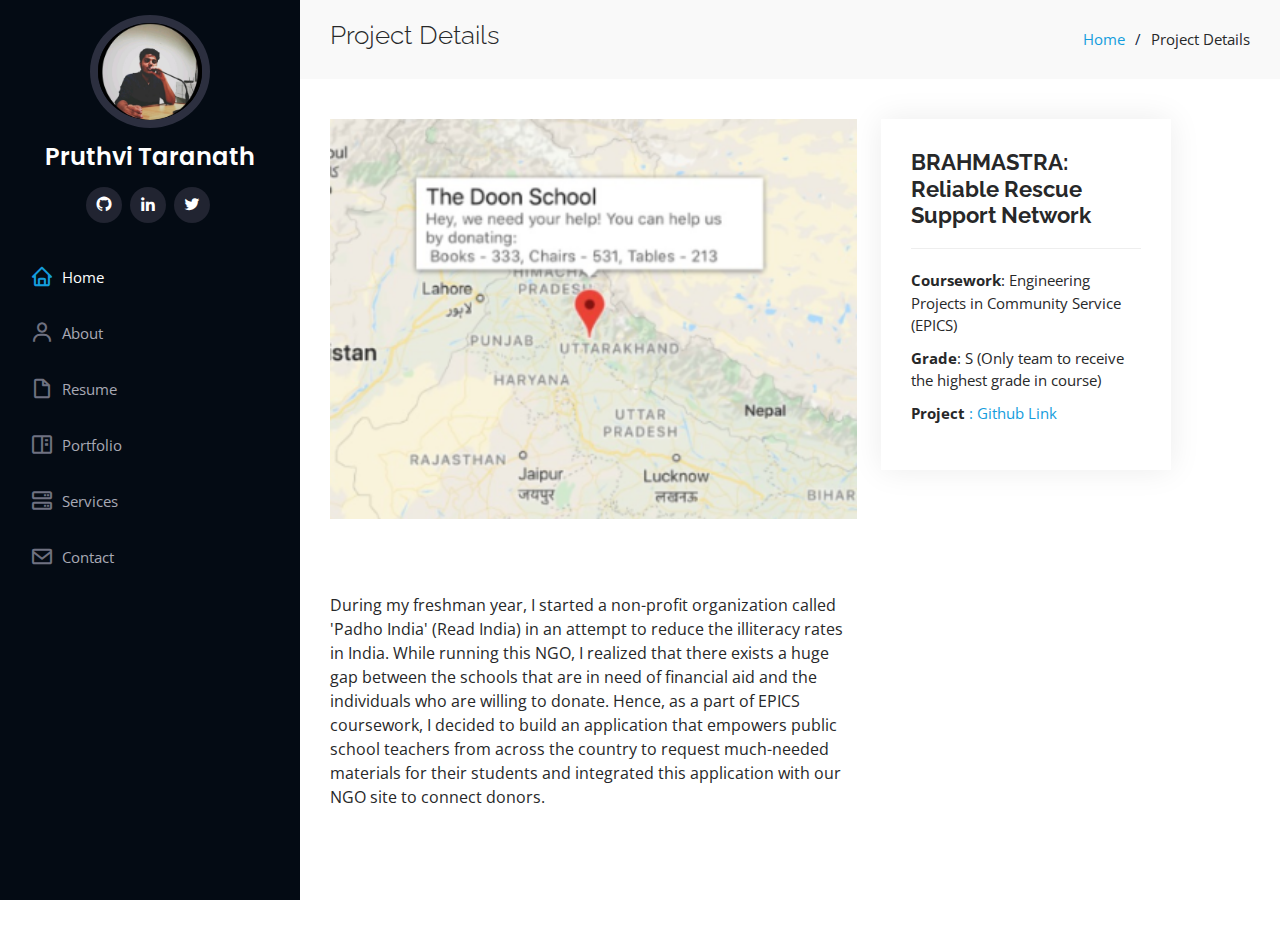
<file: padhoindia.html>
<!DOCTYPE html>
<html lang="en">

<head>
  <meta charset="utf-8">
  <meta content="width=device-width, initial-scale=1.0" name="viewport">

  <title>PADHO INDIA</title>
  <meta content="" name="description">
  <meta content="" name="keywords">

  <!-- Favicons -->
  <link href="assets/img/favicon.png" rel="icon">
  <link href="assets/img/apple-touch-icon.png" rel="apple-touch-icon">

  <!-- Google Fonts -->
  <link href="https://fonts.googleapis.com/css?family=Open+Sans:300,300i,400,400i,600,600i,700,700i|Raleway:300,300i,400,400i,500,500i,600,600i,700,700i|Poppins:300,300i,400,400i,500,500i,600,600i,700,700i" rel="stylesheet">

  <!-- Vendor CSS Files -->
  <link href="assets/vendor/aos/aos.css" rel="stylesheet">
  <link href="assets/vendor/bootstrap/css/bootstrap.min.css" rel="stylesheet">
  <link href="assets/vendor/bootstrap-icons/bootstrap-icons.css" rel="stylesheet">
  <link href="assets/vendor/boxicons/css/boxicons.min.css" rel="stylesheet">
  <link href="assets/vendor/glightbox/css/glightbox.min.css" rel="stylesheet">
  <link href="assets/vendor/swiper/swiper-bundle.min.css" rel="stylesheet">

  <!-- Template Main CSS File -->
  <link href="assets/css/style.css" rel="stylesheet">

  <!-- =======================================================
  * Template Name: iPortfolio
  * Template URL: https://bootstrapmade.com/iportfolio-bootstrap-portfolio-websites-template/
  * Updated: Mar 17 2024 with Bootstrap v5.3.3
  * Author: BootstrapMade.com
  * License: https://bootstrapmade.com/license/
  ======================================================== -->
</head>

<body>

<!-- ======= Mobile nav toggle button ======= -->
<i class="bi bi-list mobile-nav-toggle d-xl-none"></i>

<!-- ======= Header ======= -->
<header id="header">
  <div class="d-flex flex-column">

    <div class="profile">
      <img src="assets/img/profile_pic2.jpg" alt="" class="img-fluid rounded-circle">
      <h1 class="text-light"><a href="index.html">Pruthvi Taranath</a></h1>
      <div class="social-links mt-3 text-center">
          <a href="https://github.com/pruthvitaranath" class="github"><i class="bx bxl-github"></i></a>
          <a href="https://www.linkedin.com/in/pruthvi-taranath-b51548155/" class="linkedin"><i class="bx bxl-linkedin"></i></a>
          <a href="https://twitter.com/mpruthvitar" class="twitter"><i class="bx bxl-twitter"></i></a>
      </div>
    </div>

    <nav id="navbar" class="nav-menu navbar">
      <ul>
        <li><a href="#hero" class="nav-link scrollto active"><i class="bx bx-home"></i> <span>Home</span></a></li>
        <li><a href="#about" class="nav-link scrollto"><i class="bx bx-user"></i> <span>About</span></a></li>
        <li><a href="#resume" class="nav-link scrollto"><i class="bx bx-file-blank"></i> <span>Resume</span></a></li>
        <li><a href="#portfolio" class="nav-link scrollto"><i class="bx bx-book-content"></i> <span>Portfolio</span></a></li>
        <li><a href="#services" class="nav-link scrollto"><i class="bx bx-server"></i> <span>Services</span></a></li>
        <li><a href="#contact" class="nav-link scrollto"><i class="bx bx-envelope"></i> <span>Contact</span></a></li>
      </ul>
    </nav><!-- .nav-menu -->
  </div>
</header><!-- End Header -->

<main id="main">

  <!-- ======= Breadcrumbs ======= -->
  <section id="breadcrumbs" class="breadcrumbs">
    <div class="container">

      <div class="d-flex justify-content-between align-items-center">
        <h2>Project Details</h2>
        <ol>
          <li><a href="index.html">Home</a></li>
          <li>Project Details</li>
        </ol>
      </div>

    </div>
  </section><!-- End Breadcrumbs -->

  <!-- ======= Portfolio Details Section ======= -->
  <section id="portfolio-details" class="portfolio-details">
    <div class="container">

      <div class="row gy-4">

        <div class="col-lg-7">
          <div class="portfolio-details-slider swiper">
            <div class="swiper-wrapper align-items-center" style="height:400px; width:400px" class="center">

              <div class="swiper-slide">
                <img src="assets/img/portfolio/padhoindia/p1.png" alt="">
              </div>

            </div>
            <div class="swiper-pagination"></div>
          </div>

          <br>
          <div class="portfolio-description">
            <h2></h2>
            <p>
              During my freshman year, I started a non-profit organization called 'Padho India' (Read India) in an attempt to reduce the
              illiteracy rates in India. While running this NGO, I realized that there exists a huge gap between the schools that are in need of financial
              aid and the individuals who are willing to donate. Hence, as a part of EPICS coursework, I decided to build an application that empowers public school teachers from across the country to request much-needed materials for their students and integrated this application with our NGO site to connect donors.
            </p>
            <br>
            </p>
          </div>
        </div>

        <div class="col-lg-4">
          <div class="portfolio-info">
            <h3>BRAHMASTRA: Reliable Rescue Support Network</h3>
            <ul>
              <li><strong>Coursework</strong>: Engineering Projects in Community Service (EPICS)</li>
              <li><strong>Grade</strong>: S (Only team to receive the highest grade in course)</li>
              <li><strong>Project </strong><a href="https://github.com/pruthvitaranath/Padho-India" title="More Details">: Github Link</a></li>
            </ul>
          </div>
        </div>

      </div>

    </div>
  </section><!-- End Portfolio Details Section -->

</main><!-- End #main -->

<!-- ======= Footer ======= -->
<footer id="footer">
  <div class="container">
    <div class="copyright">
    </div>
    <div class="credits">
    </div>
  </div>
</footer><!-- End  Footer -->

<a href="#" class="back-to-top d-flex align-items-center justify-content-center"><i class="bi bi-arrow-up-short"></i></a>

<!-- Vendor JS Files -->
<script src="assets/vendor/purecounter/purecounter_vanilla.js"></script>
<script src="assets/vendor/aos/aos.js"></script>
<script src="assets/vendor/bootstrap/js/bootstrap.bundle.min.js"></script>
<script src="assets/vendor/glightbox/js/glightbox.min.js"></script>
<script src="assets/vendor/isotope-layout/isotope.pkgd.min.js"></script>
<script src="assets/vendor/swiper/swiper-bundle.min.js"></script>
<script src="assets/vendor/typed.js/typed.umd.js"></script>
<script src="assets/vendor/waypoints/noframework.waypoints.js"></script>
<script src="assets/vendor/php-email-form/validate.js"></script>

<!-- Template Main JS File -->
<script src="assets/js/main.js"></script>

</body>

</html>
</file>
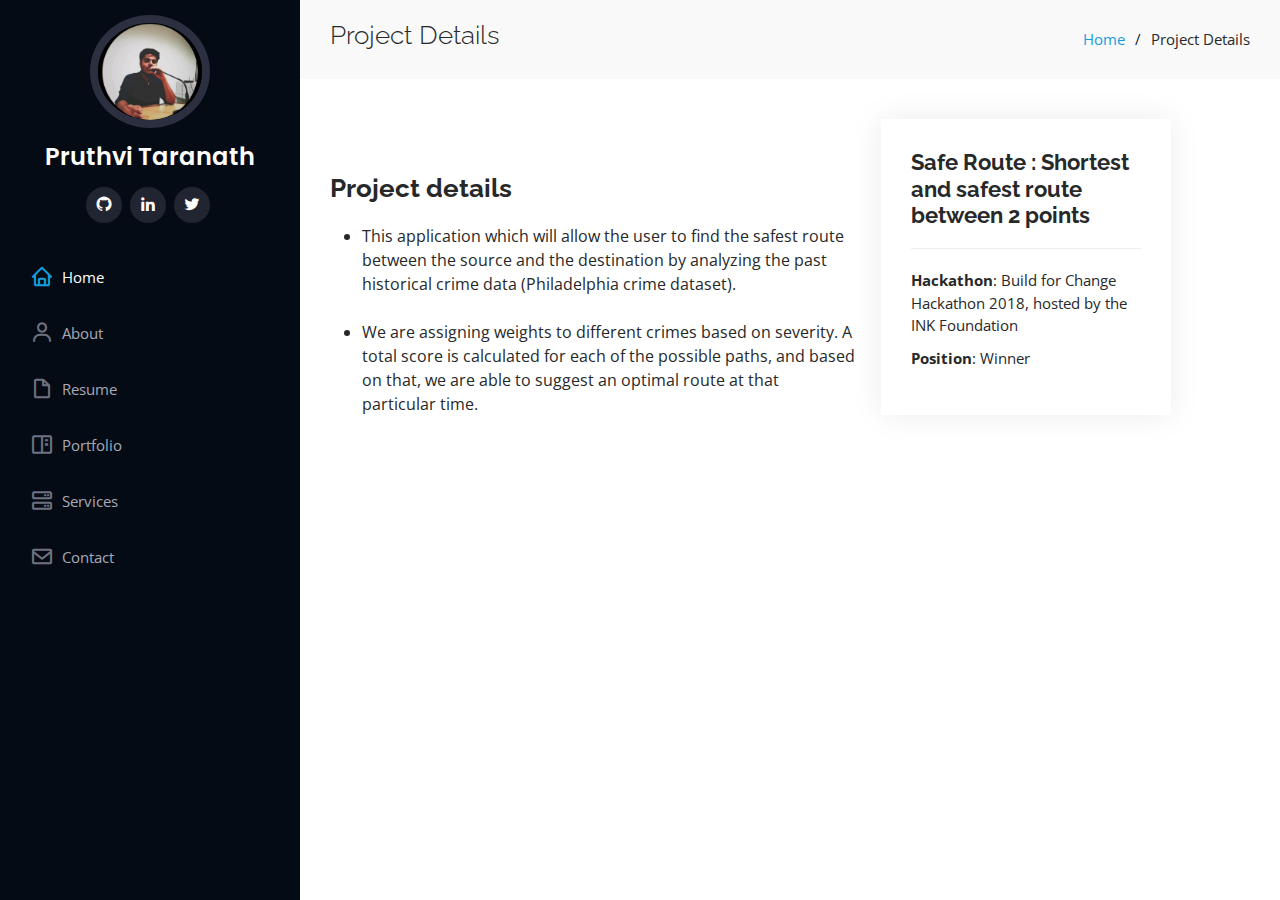
<file: safe_route.html>
<!DOCTYPE html>
<html lang="en">

<head>
  <meta charset="utf-8">
  <meta content="width=device-width, initial-scale=1.0" name="viewport">

  <title>Safe Route</title>
  <meta content="" name="description">
  <meta content="" name="keywords">

  <!-- Favicons -->
  <link href="assets/img/favicon.png" rel="icon">
  <link href="assets/img/apple-touch-icon.png" rel="apple-touch-icon">

  <!-- Google Fonts -->
  <link href="https://fonts.googleapis.com/css?family=Open+Sans:300,300i,400,400i,600,600i,700,700i|Raleway:300,300i,400,400i,500,500i,600,600i,700,700i|Poppins:300,300i,400,400i,500,500i,600,600i,700,700i" rel="stylesheet">

  <!-- Vendor CSS Files -->
  <link href="assets/vendor/aos/aos.css" rel="stylesheet">
  <link href="assets/vendor/bootstrap/css/bootstrap.min.css" rel="stylesheet">
  <link href="assets/vendor/bootstrap-icons/bootstrap-icons.css" rel="stylesheet">
  <link href="assets/vendor/boxicons/css/boxicons.min.css" rel="stylesheet">
  <link href="assets/vendor/glightbox/css/glightbox.min.css" rel="stylesheet">
  <link href="assets/vendor/swiper/swiper-bundle.min.css" rel="stylesheet">

  <!-- Template Main CSS File -->
  <link href="assets/css/style.css" rel="stylesheet">

  <!-- =======================================================
  * Template Name: iPortfolio
  * Template URL: https://bootstrapmade.com/iportfolio-bootstrap-portfolio-websites-template/
  * Updated: Mar 17 2024 with Bootstrap v5.3.3
  * Author: BootstrapMade.com
  * License: https://bootstrapmade.com/license/
  ======================================================== -->
</head>

<body>

<!-- ======= Mobile nav toggle button ======= -->
<i class="bi bi-list mobile-nav-toggle d-xl-none"></i>

<!-- ======= Header ======= -->
<header id="header">
  <div class="d-flex flex-column">

    <div class="profile">
      <img src="assets/img/profile_pic2.jpg" alt="" class="img-fluid rounded-circle">
      <h1 class="text-light"><a href="index.html">Pruthvi Taranath</a></h1>
      <div class="social-links mt-3 text-center">
          <a href="https://github.com/pruthvitaranath" class="github"><i class="bx bxl-github"></i></a>
          <a href="https://www.linkedin.com/in/pruthvi-taranath-b51548155/" class="linkedin"><i class="bx bxl-linkedin"></i></a>
          <a href="https://twitter.com/mpruthvitar" class="twitter"><i class="bx bxl-twitter"></i></a>
      </div>
    </div>

    <nav id="navbar" class="nav-menu navbar">
      <ul>
        <li><a href="#hero" class="nav-link scrollto active"><i class="bx bx-home"></i> <span>Home</span></a></li>
        <li><a href="#about" class="nav-link scrollto"><i class="bx bx-user"></i> <span>About</span></a></li>
        <li><a href="#resume" class="nav-link scrollto"><i class="bx bx-file-blank"></i> <span>Resume</span></a></li>
        <li><a href="#portfolio" class="nav-link scrollto"><i class="bx bx-book-content"></i> <span>Portfolio</span></a></li>
        <li><a href="#services" class="nav-link scrollto"><i class="bx bx-server"></i> <span>Services</span></a></li>
        <li><a href="#contact" class="nav-link scrollto"><i class="bx bx-envelope"></i> <span>Contact</span></a></li>
      </ul>
    </nav><!-- .nav-menu -->
  </div>
</header><!-- End Header -->

<main id="main">

  <!-- ======= Breadcrumbs ======= -->
  <section id="breadcrumbs" class="breadcrumbs">
    <div class="container">

      <div class="d-flex justify-content-between align-items-center">
        <h2>Project Details</h2>
        <ol>
          <li><a href="index.html">Home</a></li>
          <li>Project Details</li>
        </ol>
      </div>

    </div>
  </section><!-- End Breadcrumbs -->

  <!-- ======= Portfolio Details Section ======= -->
  <section id="portfolio-details" class="portfolio-details">
    <div class="container">

      <div class="row gy-4">

        <div class="col-lg-7">
          <br>
          <div class="portfolio-description">
            <h2>Project details</h2>
            <p>
              <ul>
            <li>This application which will allow the user to find the safest route between the source and the destination
              by analyzing the past historical crime data (Philadelphia crime dataset).</li>
            <br>
            <li>
              We are assigning weights to different crimes based on severity. A total score is calculated for each of the possible paths, and based on that, we are able to suggest an optimal route at that particular time.</li>
          </ul>
            </p>
            <br>
            </p>
          </div>
        </div>

        <div class="col-lg-4">
          <div class="portfolio-info">
            <h3>Safe Route : Shortest and safest route between 2 points</h3>
            <ul>
              <li><strong>Hackathon</strong>: Build for Change Hackathon 2018, hosted by the INK Foundation</li>
              <li><strong>Position</strong>: Winner</li>
              <!--<i><strong>Project </strong><a href="https://github.com/pruthvitaranath/Padho-India" title="More Details">: Github Link</a></li>-->
            </ul>
          </div>
        </div>

      </div>

    </div>
  </section><!-- End Portfolio Details Section -->

</main><!-- End #main -->

<!-- ======= Footer ======= -->
<footer id="footer">
  <div class="container">
    <div class="copyright">
    </div>
    <div class="credits">
    </div>
  </div>
</footer><!-- End  Footer -->

<a href="#" class="back-to-top d-flex align-items-center justify-content-center"><i class="bi bi-arrow-up-short"></i></a>

<!-- Vendor JS Files -->
<script src="assets/vendor/purecounter/purecounter_vanilla.js"></script>
<script src="assets/vendor/aos/aos.js"></script>
<script src="assets/vendor/bootstrap/js/bootstrap.bundle.min.js"></script>
<script src="assets/vendor/glightbox/js/glightbox.min.js"></script>
<script src="assets/vendor/isotope-layout/isotope.pkgd.min.js"></script>
<script src="assets/vendor/swiper/swiper-bundle.min.js"></script>
<script src="assets/vendor/typed.js/typed.umd.js"></script>
<script src="assets/vendor/waypoints/noframework.waypoints.js"></script>
<script src="assets/vendor/php-email-form/validate.js"></script>

<!-- Template Main JS File -->
<script src="assets/js/main.js"></script>

</body>

</html>
</file>
<file: assets/css/style.css>
/**
* Template Name: iPortfolio
* Template URL: https://bootstrapmade.com/iportfolio-bootstrap-portfolio-websites-template/
* Updated: Mar 17 2024 with Bootstrap v5.3.3
* Author: BootstrapMade.com
* License: https://bootstrapmade.com/license/
*/

/*--------------------------------------------------------------
# General
--------------------------------------------------------------*/
body {
  font-family: "Open Sans", sans-serif;
  color: #272829;
}

a {
  color: #149ddd;
  text-decoration: none;
}

a:hover {
  color: #37b3ed;
  text-decoration: none;
}

h1,
h2,
h3,
h4,
h5,
h6 {
  font-family: "Raleway", sans-serif;
}

/*--------------------------------------------------------------
# Back to top button
--------------------------------------------------------------*/
.back-to-top {
  position: fixed;
  visibility: hidden;
  opacity: 0;
  right: 15px;
  bottom: 15px;
  z-index: 996;
  background: #149ddd;
  width: 40px;
  height: 40px;
  border-radius: 50px;
  transition: all 0.4s;
}

.back-to-top i {
  font-size: 28px;
  color: #fff;
  line-height: 0;
}

.back-to-top:hover {
  background: #2eafec;
  color: #fff;
}

.back-to-top.active {
  visibility: visible;
  opacity: 1;
}

/*--------------------------------------------------------------
# Header
--------------------------------------------------------------*/
#header {
  position: fixed;
  top: 0;
  left: 0;
  bottom: 0;
  width: 300px;
  transition: all ease-in-out 0.5s;
  z-index: 9997;
  transition: all 0.5s;
  padding: 0 15px;
  background: #040b14;
  overflow-y: auto;
}

#header .profile img {
  margin: 15px auto;
  display: block;
  width: 120px;
  border: 8px solid #2c2f3f;
}

#header .profile h1 {
  font-size: 24px;
  margin: 0;
  padding: 0;
  font-weight: 600;
  -moz-text-align-last: center;
  text-align-last: center;
  font-family: "Poppins", sans-serif;
}

#header .profile h1 a,
#header .profile h1 a:hover {
  color: #fff;
  text-decoration: none;
}

#header .profile .social-links a {
  font-size: 18px;
  display: inline-block;
  background: #212431;
  color: #fff;
  line-height: 1;
  padding: 8px 0;
  margin-right: 4px;
  border-radius: 50%;
  text-align: center;
  width: 36px;
  height: 36px;
  transition: 0.3s;
}

#header .profile .social-links a:hover {
  background: #149ddd;
  color: #fff;
  text-decoration: none;
}

#main {
  margin-left: 300px;
}

.container,
.container-fluid {
  padding-left: 30px;
  padding-right: 30px;
}

@media (max-width: 1199px) {
  #header {
    left: -300px;
  }

  #main {
    margin-left: 0;
  }

  .container,
  .container-fluid {
    padding-left: 12px;
    padding-right: 12px;
  }
}

/*--------------------------------------------------------------
# Navigation Menu
--------------------------------------------------------------*/
/* Desktop Navigation */
.nav-menu {
  padding: 30px 0 0 0;
}

.nav-menu * {
  margin: 0;
  padding: 0;
  list-style: none;
}

.nav-menu>ul>li {
  position: relative;
  white-space: nowrap;
}

.nav-menu a,
.nav-menu a:focus {
  display: flex;
  align-items: center;
  color: #a8a9b4;
  padding: 12px 15px;
  margin-bottom: 8px;
  transition: 0.3s;
  font-size: 15px;
}

.nav-menu a i,
.nav-menu a:focus i {
  font-size: 24px;
  padding-right: 8px;
  color: #6f7180;
}

.nav-menu a:hover,
.nav-menu .active,
.nav-menu .active:focus,
.nav-menu li:hover>a {
  text-decoration: none;
  color: #fff;
}

.nav-menu a:hover i,
.nav-menu .active i,
.nav-menu .active:focus i,
.nav-menu li:hover>a i {
  color: #149ddd;
}

/* Mobile Navigation */
.mobile-nav-toggle {
  position: fixed;
  right: 15px;
  top: 15px;
  z-index: 9998;
  border: 0;
  font-size: 24px;
  transition: all 0.4s;
  outline: none !important;
  background-color: #149ddd;
  color: #fff;
  width: 40px;
  height: 40px;
  display: inline-flex;
  align-items: center;
  justify-content: center;
  line-height: 0;
  border-radius: 50px;
  cursor: pointer;
}

.mobile-nav-active {
  overflow: hidden;
}

.mobile-nav-active #header {
  left: 0;
}

/*--------------------------------------------------------------
# Hero Section
--------------------------------------------------------------*/
#hero {
  width: 100%;
  height: 100vh;
  background: url("../img/bg.jpg") top center;
  background-size: cover;
}

#hero:before {
  content: "";
  background: rgba(5, 13, 24, 0.3);
  position: absolute;
  bottom: 0;
  top: 0;
  left: 0;
  right: 0;
  z-index: 1;
}

#hero .hero-container {
  position: relative;
  z-index: 2;
  min-width: 300px;
}

#hero h1 {
  margin: 0 0 10px 0;
  font-size: 64px;
  font-weight: 700;
  line-height: 56px;
  color: #fff;
}

#hero p {
  color: #fff;
  margin-bottom: 50px;
  font-size: 26px;
  font-family: "Poppins", sans-serif;
}

#hero p span {
  color: #fff;
  padding-bottom: 4px;
  letter-spacing: 1px;
  border-bottom: 3px solid #149ddd;
}

@media (min-width: 1024px) {
  #hero {
    background-attachment: fixed;
  }
}

@media (max-width: 768px) {
  #hero h1 {
    font-size: 28px;
    line-height: 36px;
  }

  #hero h2 {
    font-size: 18px;
    line-height: 24px;
    margin-bottom: 30px;
  }
}

/*--------------------------------------------------------------
# Sections General
--------------------------------------------------------------*/
section {
  padding: 60px 0;
  overflow: hidden;
}

.section-bg {
  background: #f5f8fd;
}

.section-title {
  padding-bottom: 30px;
}

.section-title h2 {
  font-size: 32px;
  font-weight: bold;
  margin-bottom: 20px;
  padding-bottom: 20px;
  position: relative;
  color: #173b6c;
}

.section-title h2::after {
  content: "";
  position: absolute;
  display: block;
  width: 50px;
  height: 3px;
  background: #149ddd;
  bottom: 0;
  left: 0;
}

.section-title p {
  margin-bottom: 0;
}

/*--------------------------------------------------------------
# About
--------------------------------------------------------------*/
.about .content h3 {
  font-weight: 700;
  font-size: 26px;
  color: #173b6c;
}

.about .content ul {
  list-style: none;
  padding: 0;
}

.about .content ul li {
  margin-bottom: 20px;
  display: flex;
  align-items: center;
}

.about .content ul strong {
  margin-right: 10px;
}

.about .content ul i {
  font-size: 16px;
  margin-right: 5px;
  color: #149ddd;
  line-height: 0;
}

.about .content p:last-child {
  margin-bottom: 0;
}

/*--------------------------------------------------------------
# Facts
--------------------------------------------------------------*/
.facts {
  padding-bottom: 30px;
}

.facts .count-box {
  padding: 30px;
  width: 100%;
}

.facts .count-box i {
  display: block;
  font-size: 44px;
  color: #149ddd;
  float: left;
  line-height: 0;
}

.facts .count-box span {
  font-size: 48px;
  line-height: 40px;
  display: block;
  font-weight: 700;
  color: #050d18;
  margin-left: 60px;
}

.facts .count-box p {
  padding: 15px 0 0 0;
  margin: 0 0 0 60px;
  font-family: "Raleway", sans-serif;
  font-size: 14px;
  color: #122f57;
}

.facts .count-box a {
  font-weight: 600;
  display: block;
  margin-top: 20px;
  color: #122f57;
  font-size: 15px;
  font-family: "Poppins", sans-serif;
  transition: ease-in-out 0.3s;
}

.facts .count-box a:hover {
  color: #1f5297;
}

/*--------------------------------------------------------------
# Akills
--------------------------------------------------------------*/
.skills .progress {
  height: 60px;
  display: block;
  background: none;
  border-radius: 0;
}

.skills .progress .skill {
  padding: 0;
  margin: 0 0 6px 0;
  text-transform: uppercase;
  display: block;
  font-weight: 600;
  font-family: "Poppins", sans-serif;
  color: #050d18;
}

.skills .progress .skill .val {
  float: right;
  font-style: normal;
}

.skills .progress-bar-wrap {
  background: #dce8f8;
  height: 10px;
}

.skills .progress-bar {
  width: 1px;
  height: 10px;
  transition: 0.9s;
  background-color: #149ddd;
}

/*--------------------------------------------------------------
# Resume
--------------------------------------------------------------*/
.resume .resume-title {
  font-size: 26px;
  font-weight: 700;
  margin-top: 20px;
  margin-bottom: 20px;
  color: #050d18;
}

.resume .resume-item {
  padding: 0 0 20px 20px;
  margin-top: -2px;
  border-left: 2px solid #1f5297;
  position: relative;
}

.resume .resume-item h4 {
  line-height: 18px;
  font-size: 18px;
  font-weight: 600;
  text-transform: uppercase;
  font-family: "Poppins", sans-serif;
  color: #050d18;
  margin-bottom: 10px;
}

.resume .resume-item h5 {
  font-size: 16px;
  background: #e4edf9;
  padding: 5px 15px;
  display: inline-block;
  font-weight: 600;
  margin-bottom: 10px;
}

.resume .resume-item ul {
  padding-left: 20px;
}

.resume .resume-item ul li {
  padding-bottom: 10px;
}

.resume .resume-item:last-child {
  padding-bottom: 0;
}

.resume .resume-item::before {
  content: "";
  position: absolute;
  width: 16px;
  height: 16px;
  border-radius: 50px;
  left: -9px;
  top: 0;
  background: #fff;
  border: 2px solid #1f5297;
}

/*--------------------------------------------------------------
# Portfolio
--------------------------------------------------------------*/
.portfolio .portfolio-item {
  margin-bottom: 30px;
}

.portfolio #portfolio-flters {
  padding: 0;
  margin: 0 auto 35px auto;
  list-style: none;
  text-align: center;
  background: #fff;
  border-radius: 50px;
  padding: 2px 15px;
}

.portfolio #portfolio-flters li {
  cursor: pointer;
  display: inline-block;
  padding: 10px 15px 8px 15px;
  font-size: 14px;
  font-weight: 600;
  line-height: 1;
  text-transform: uppercase;
  color: #272829;
  margin-bottom: 5px;
  transition: all 0.3s ease-in-out;
}

.portfolio #portfolio-flters li:hover,
.portfolio #portfolio-flters li.filter-active {
  color: #149ddd;
}

.portfolio #portfolio-flters li:last-child {
  margin-right: 0;
}

.portfolio .portfolio-wrap {
  transition: 0.3s;
  position: relative;
  overflow: hidden;
  z-index: 1;
}

.portfolio .portfolio-wrap::before {
  content: "";
  background: rgba(255, 255, 255, 0.5);
  position: absolute;
  left: 0;
  right: 0;
  top: 0;
  bottom: 0;
  transition: all ease-in-out 0.3s;
  z-index: 2;
  opacity: 0;
}

.portfolio .portfolio-wrap .portfolio-links {
  opacity: 1;
  left: 0;
  right: 0;
  bottom: -60px;
  z-index: 3;
  position: absolute;
  transition: all ease-in-out 0.3s;
  display: flex;
  justify-content: center;
}

.portfolio .portfolio-wrap .portfolio-links a {
  color: #fff;
  font-size: 28px;
  text-align: center;
  background: rgba(20, 157, 221, 0.75);
  transition: 0.3s;
  width: 50%;
}

.portfolio .portfolio-wrap .portfolio-links a:hover {
  background: rgba(20, 157, 221, 0.95);
}

.portfolio .portfolio-wrap .portfolio-links a+a {
  border-left: 1px solid #37b3ed;
}

.portfolio .portfolio-wrap:hover::before {
  top: 0;
  left: 0;
  right: 0;
  bottom: 0;
  opacity: 1;
}

.portfolio .portfolio-wrap:hover .portfolio-links {
  opacity: 1;
  bottom: 0;
}

/*--------------------------------------------------------------
# Portfolio Details
--------------------------------------------------------------*/
.portfolio-details {
  padding-top: 40px;
}

.portfolio-details .portfolio-details-slider img {
  width: 100%;
}

.portfolio-details .portfolio-details-slider .swiper-pagination {
  margin-top: 20px;
  position: relative;
}

.portfolio-details .portfolio-details-slider .swiper-pagination .swiper-pagination-bullet {
  width: 12px;
  height: 12px;
  background-color: #fff;
  opacity: 1;
  border: 1px solid #149ddd;
}

.portfolio-details .portfolio-details-slider .swiper-pagination .swiper-pagination-bullet-active {
  background-color: #149ddd;
}

.portfolio-details .portfolio-info {
  padding: 30px;
  box-shadow: 0px 0 30px rgba(5, 13, 24, 0.08);
}

.portfolio-details .portfolio-info h3 {
  font-size: 22px;
  font-weight: 700;
  margin-bottom: 20px;
  padding-bottom: 20px;
  border-bottom: 1px solid #eee;
}

.portfolio-details .portfolio-info ul {
  list-style: none;
  padding: 0;
  font-size: 15px;
}

.portfolio-details .portfolio-info ul li+li {
  margin-top: 10px;
}

.portfolio-details .portfolio-description {
  padding-top: 30px;
}

.portfolio-details .portfolio-description h2 {
  font-size: 26px;
  font-weight: 700;
  margin-bottom: 20px;
}

.portfolio-details .portfolio-description p {
  padding: 0;
}

/*--------------------------------------------------------------
# Services
--------------------------------------------------------------*/
.services .icon-box {
  margin-bottom: 20px;
}

.services .icon {
  float: left;
  display: flex;
  align-items: center;
  justify-content: center;
  width: 54px;
  height: 54px;
  background: #149ddd;
  border-radius: 50%;
  transition: 0.5s;
  border: 1px solid #149ddd;
}

.services .icon i {
  color: #fff;
  font-size: 24px;
  line-height: 0;
}

.services .icon-box:hover .icon {
  background: #fff;
}

.services .icon-box:hover .icon i {
  color: #149ddd;
}

.services .title {
  margin-left: 80px;
  font-weight: 700;
  margin-bottom: 15px;
  font-size: 18px;
}

.services .title a {
  color: #343a40;
}

.services .title a:hover {
  color: #149ddd;
}

.services .description {
  margin-left: 80px;
  line-height: 24px;
  font-size: 14px;
}

/*--------------------------------------------------------------
# Testimonials
--------------------------------------------------------------*/
.testimonials .testimonials-carousel,
.testimonials .testimonials-slider {
  overflow: hidden;
}

.testimonials .testimonial-item {
  box-sizing: content-box;
  text-align: center;
  min-height: 320px;
}

.testimonials .testimonial-item .testimonial-img {
  width: 90px;
  border-radius: 50%;
  margin: 0 auto;
}

.testimonials .testimonial-item h3 {
  font-size: 18px;
  font-weight: bold;
  margin: 10px 0 5px 0;
  color: #111;
}

.testimonials .testimonial-item h4 {
  font-size: 14px;
  color: #999;
  margin: 0;
}

.testimonials .testimonial-item .quote-icon-left,
.testimonials .testimonial-item .quote-icon-right {
  color: #c3e8fa;
  font-size: 26px;
}

.testimonials .testimonial-item .quote-icon-left {
  display: inline-block;
  left: -5px;
  position: relative;
}

.testimonials .testimonial-item .quote-icon-right {
  display: inline-block;
  right: -5px;
  position: relative;
  top: 10px;
}

.testimonials .testimonial-item p {
  font-style: italic;
  margin: 0 15px 15px 15px;
  padding: 20px;
  background: #fff;
  position: relative;
  margin-bottom: 35px;
  border-radius: 6px;
  box-shadow: 0px 2px 15px rgba(0, 0, 0, 0.1);
}

.testimonials .testimonial-item p::after {
  content: "";
  width: 0;
  height: 0;
  border-top: 20px solid #fff;
  border-right: 20px solid transparent;
  border-left: 20px solid transparent;
  position: absolute;
  bottom: -20px;
  left: calc(50% - 20px);
}

.testimonials .swiper-pagination {
  margin-top: 20px;
  position: relative;
}

.testimonials .swiper-pagination .swiper-pagination-bullet {
  width: 12px;
  height: 12px;
  background-color: #fff;
  opacity: 1;
  border: 1px solid #149ddd;
}

.testimonials .swiper-pagination .swiper-pagination-bullet-active {
  background-color: #149ddd;
}

/*--------------------------------------------------------------
# Contact
--------------------------------------------------------------*/
.contact {
  padding-bottom: 130px;
}

.contact .info {
  padding: 30px;
  background: #fff;
  width: 100%;
  box-shadow: 0 0 24px 0 rgba(0, 0, 0, 0.12);
}

.contact .info i {
  font-size: 20px;
  color: #149ddd;
  float: left;
  width: 44px;
  height: 44px;
  background: #dff3fc;
  display: flex;
  justify-content: center;
  align-items: center;
  border-radius: 50px;
  transition: all 0.3s ease-in-out;
}

.contact .info h4 {
  padding: 0 0 0 60px;
  font-size: 22px;
  font-weight: 600;
  margin-bottom: 5px;
  color: #050d18;
}

.contact .info p {
  padding: 0 0 10px 60px;
  margin-bottom: 20px;
  font-size: 14px;
  color: #173b6c;
}

.contact .info .email p {
  padding-top: 5px;
}

.contact .info .social-links {
  padding-left: 60px;
}

.contact .info .social-links a {
  font-size: 18px;
  display: inline-block;
  background: #333;
  color: #fff;
  line-height: 1;
  padding: 8px 0;
  border-radius: 50%;
  text-align: center;
  width: 36px;
  height: 36px;
  transition: 0.3s;
  margin-right: 10px;
}

.contact .info .social-links a:hover {
  background: #149ddd;
  color: #fff;
}

.contact .info .email:hover i,
.contact .info .address:hover i,
.contact .info .phone:hover i {
  background: #149ddd;
  color: #fff;
}

.contact .php-email-form {
  width: 100%;
  padding: 30px;
  background: #fff;
  box-shadow: 0 0 24px 0 rgba(0, 0, 0, 0.12);
}

.contact .php-email-form .form-group {
  padding-bottom: 8px;
}

.contact .php-email-form .validate {
  display: none;
  color: red;
  margin: 0 0 15px 0;
  font-weight: 400;
  font-size: 13px;
}

.contact .php-email-form .error-message {
  display: none;
  color: #fff;
  background: #ed3c0d;
  text-align: left;
  padding: 15px;
  font-weight: 600;
}

.contact .php-email-form .error-message br+br {
  margin-top: 25px;
}

.contact .php-email-form .sent-message {
  display: none;
  color: #fff;
  background: #18d26e;
  text-align: center;
  padding: 15px;
  font-weight: 600;
}

.contact .php-email-form .loading {
  display: none;
  background: #fff;
  text-align: center;
  padding: 15px;
}

.contact .php-email-form .loading:before {
  content: "";
  display: inline-block;
  border-radius: 50%;
  width: 24px;
  height: 24px;
  margin: 0 10px -6px 0;
  border: 3px solid #18d26e;
  border-top-color: #eee;
  animation: animate-loading 1s linear infinite;
}

.contact .php-email-form .form-group {
  margin-bottom: 15px;
}

.contact .php-email-form label {
  padding-bottom: 8px;
}

.contact .php-email-form input,
.contact .php-email-form textarea {
  border-radius: 0;
  box-shadow: none;
  font-size: 14px;
}

.contact .php-email-form input {
  height: 44px;
}

.contact .php-email-form textarea {
  padding: 10px 15px;
}

.contact .php-email-form button[type=submit] {
  background: #149ddd;
  border: 0;
  padding: 10px 24px;
  color: #fff;
  transition: 0.4s;
  border-radius: 4px;
}

.contact .php-email-form button[type=submit]:hover {
  background: #37b3ed;
}

@keyframes animate-loading {
  0% {
    transform: rotate(0deg);
  }

  100% {
    transform: rotate(360deg);
  }
}

/*--------------------------------------------------------------
# Breadcrumbs
--------------------------------------------------------------*/
.breadcrumbs {
  padding: 20px 0;
  background: #f9f9f9;
}

.breadcrumbs h2 {
  font-size: 26px;
  font-weight: 300;
}

.breadcrumbs ol {
  display: flex;
  flex-wrap: wrap;
  list-style: none;
  padding: 0;
  margin: 0;
  font-size: 15px;
}

.breadcrumbs ol li+li {
  padding-left: 10px;
}

.breadcrumbs ol li+li::before {
  display: inline-block;
  padding-right: 10px;
  color: #0e2442;
  content: "/";
}

@media (max-width: 768px) {
  .breadcrumbs .d-flex {
    display: block !important;
  }

  .breadcrumbs ol {
    display: block;
  }

  .breadcrumbs ol li {
    display: inline-block;
  }
}

/*--------------------------------------------------------------
# Footer
--------------------------------------------------------------*/
#footer {
  padding: 15px;
  color: #f4f6fd;
  font-size: 14px;
  position: fixed;
  left: 0;
  bottom: 0;
  width: 300px;
  z-index: 9999;
  background: #040b14;
}

#footer .copyright {
  text-align: center;
}

#footer .credits {
  padding-top: 5px;
  text-align: center;
  font-size: 13px;
  color: #eaebf0;
}

@media (max-width: 1199px) {
  #footer {
    position: static;
    width: auto;
    padding-right: 20px 15px;
  }
}
</file>
